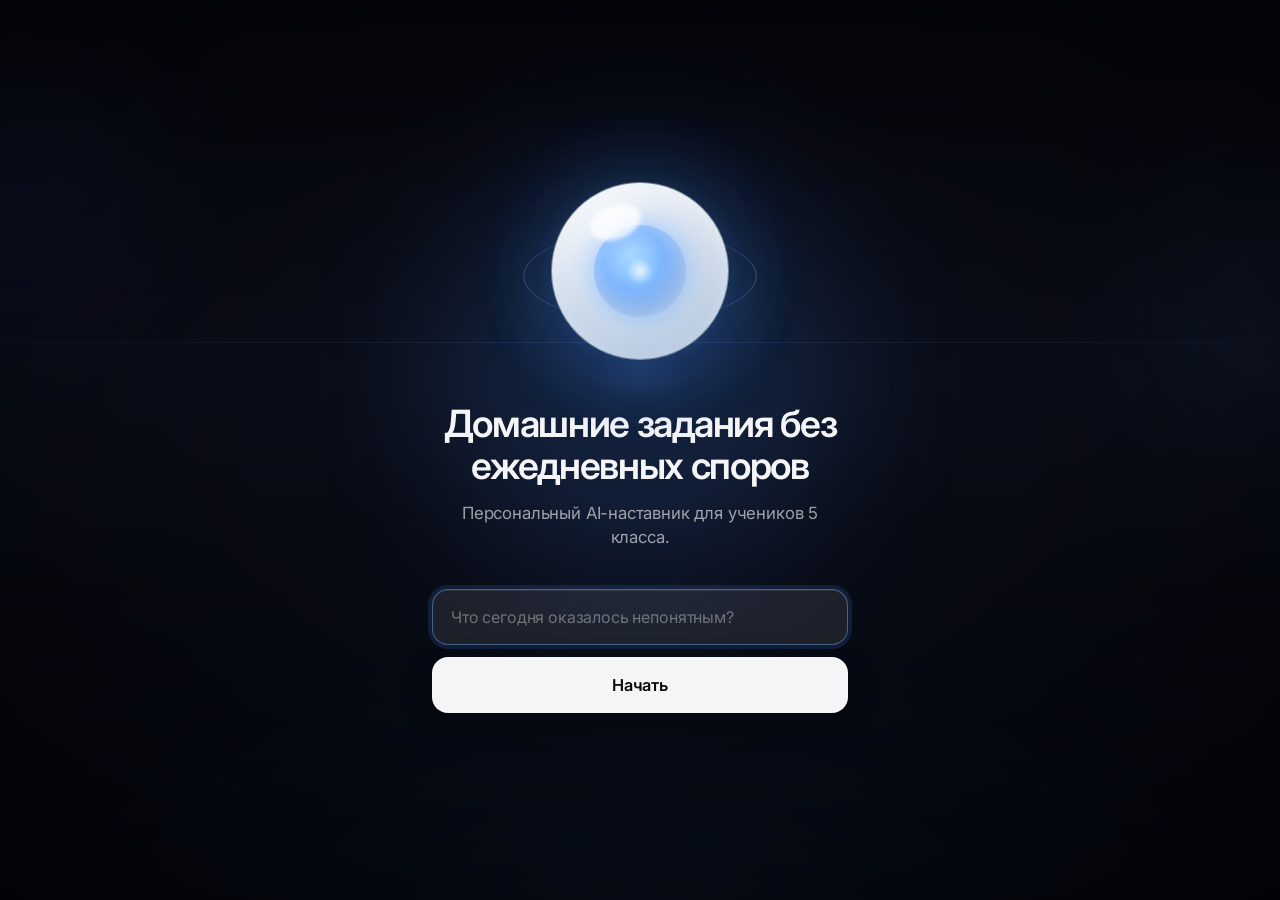
<file: index.html>
<!DOCTYPE html>
<html lang="ru">
<head>
  <meta charset="UTF-8">
  <meta name="viewport" content="width=device-width, initial-scale=1.0, viewport-fit=cover">
  <meta name="theme-color" content="#0a0a0a">
  <meta name="apple-mobile-web-app-capable" content="yes">
  <meta name="apple-mobile-web-app-status-bar-style" content="default">
  <title>AI School Quest</title>
  <link rel="preconnect" href="https://fonts.googleapis.com">
  <link rel="preconnect" href="https://fonts.gstatic.com" crossorigin>
  <link href="https://fonts.googleapis.com/css2?family=Inter:wght@400;500;600;700&display=swap" rel="stylesheet">
  <link rel="stylesheet" href="style.css">
</head>
<body>
  <div class="app-shell" aria-hidden="true">
    <div class="app-shell__orb app-shell__orb--1"></div>
    <div class="app-shell__orb app-shell__orb--2"></div>
    <div class="app-shell__orb app-shell__orb--3"></div>
  </div>
  <main class="app">
    <div class="bg-decoration bg-decoration--top" aria-hidden="true"></div>
    <div class="bg-decoration bg-decoration--bottom" aria-hidden="true"></div>

    <section id="screen-start" class="screen screen--active entry">
      <div class="entry__bg" aria-hidden="true">
        <div class="entry__bg-base"></div>
        <div class="entry__bg-horizon"></div>
        <div class="entry__bg-glow entry__bg-glow--center"></div>
        <div class="entry__bg-glow entry__bg-glow--left"></div>
        <div class="entry__bg-glow entry__bg-glow--right"></div>
        <div class="entry__bg-vignette"></div>
      </div>

      <div class="entry__stage">
        <div class="companion" id="ai-companion" aria-hidden="true">
          <div class="companion__presence">
            <div class="companion__halo"></div>
            <div class="companion__aura companion__aura--far"></div>
            <div class="companion__aura companion__aura--near"></div>
            <div class="companion__float">
              <div class="companion__tilt">
                <div class="companion__shell">
                  <div class="companion__core-wrap">
                    <div class="companion__core-glow"></div>
                    <div class="companion__core"></div>
                    <div class="companion__core-light"></div>
                  </div>
                  <div class="companion__ring companion__ring--outer"></div>
                  <div class="companion__ring companion__ring--inner"></div>
                  <div class="companion__highlight"></div>
                </div>
              </div>
            </div>
            <div class="companion__reflection"></div>
          </div>
        </div>

        <div class="entry__intro">
          <div class="entry__copy">
            <h1 class="entry__title">Домашние задания без ежедневных споров</h1>
            <p class="entry__subtitle">Персональный AI-наставник для учеников 5 класса.</p>
          </div>

          <form id="start-entry-form" class="entry__form" novalidate>
            <label class="entry__field">
              <span class="visually-hidden">Ваш вопрос</span>
              <input
                id="start-entry-input"
                class="entry__input"
                type="text"
                maxlength="200"
                placeholder="Что сегодня оказалось непонятным?"
                autocomplete="off"
                autofocus
              >
            </label>
            <button type="submit" id="start-entry-btn" class="entry__submit">Начать</button>
          </form>
        </div>

        <div id="entry-chat" class="entry__chat" hidden>
          <div id="entry-messages" class="entry__messages messages" aria-live="polite"></div>
          <form id="entry-chat-form" class="entry__chat-form" novalidate>
            <label class="entry__chat-field">
              <span class="visually-hidden">Сообщение наставнику</span>
              <input
                id="entry-chat-input"
                class="entry__chat-input"
                type="text"
                maxlength="200"
                placeholder="Напиши ответ..."
                autocomplete="off"
              >
            </label>
            <button type="submit" class="entry__chat-send" aria-label="Отправить">
              <svg viewBox="0 0 24 24" fill="none" stroke="currentColor" stroke-width="1.75" aria-hidden="true"><path d="M5 12h14M12 5l7 7-7 7"/></svg>
            </button>
          </form>
        </div>
      </div>
    </section>

    <section id="screen-onboarding" class="screen card">
      <div class="screen__content">
        <h2>Расскажи о себе</h2>
        <p class="description">Это поможет сделать урок более персональным и полезным.</p>
        <form id="onboarding-form" class="onboarding-form">
          <label class="field">
            <span>Имя ребёнка</span>
            <input id="student-name-input" type="text" maxlength="30" placeholder="Например, Миша" required>
          </label>
          <label class="field">
            <span>Класс</span>
            <input id="student-grade-input" type="text" maxlength="20" placeholder="Например, 5А" required>
          </label>
          <label class="field">
            <span>Цель обучения</span>
            <select id="learning-goal-select" required>
              <option value="">Выбери цель</option>
              <option value="Домашка">Домашка</option>
              <option value="Подготовка к контрольной">Подготовка к контрольной</option>
              <option value="Подтянуть знания">Подтянуть знания</option>
              <option value="Учиться в игре">Учиться в игре</option>
            </select>
          </label>
          <button type="submit" class="btn btn--primary">Продолжить</button>
        </form>
      </div>
    </section>

    <section id="screen-subject" class="screen card">
      <div class="screen__content">
        <h2>Выбери предмет</h2>
        <p class="description">Каждый предмет — это отдельная игровая миссия.</p>
        <div id="subject-grid" class="grid"></div>
      </div>
    </section>

    <section id="screen-hero" class="screen card">
      <div class="screen__content">
        <h2>Выбери героя-наставника</h2>
        <p class="description">Твой герой будет помогать и подсказывать в чате.</p>
        <div id="hero-grid" class="grid"></div>
        <button type="button" id="back-to-subject-btn" class="btn btn--ghost">Назад к предметам</button>
      </div>
    </section>

    <section id="screen-mode" class="screen card">
      <div class="screen__content">
        <h2>Выбери режим урока</h2>
        <p class="description">Режим влияет на стиль объяснений и формат занятий.</p>
        <div id="mode-grid" class="grid"></div>
        <button type="button" id="back-to-hero-btn" class="btn btn--ghost">Назад к герою</button>
      </div>
    </section>

    <section id="screen-chat" class="screen card">
      <div class="screen__content screen__content--chat">
        <header class="chat-header">
          <div>
            <p class="chat-label">Ученик</p>
            <p id="chat-student" class="chat-value">—</p>
          </div>
          <div>
            <p class="chat-label">Предмет</p>
            <p id="chat-subject" class="chat-value">—</p>
          </div>
          <div class="chat-header__mentor">
            <p class="chat-label">Наставник</p>
            <div class="mentor-mood" id="mentor-mood" aria-live="polite">
              <span id="mentor-mood-emoji" class="mentor-mood__icon" aria-hidden="true"></span>
              <div class="mentor-mood__info">
                <p id="chat-hero" class="chat-value">—</p>
                <p id="mentor-mood-label" class="mentor-mood__label">Готов помочь</p>
              </div>
            </div>
          </div>
          <div>
            <p class="chat-label">Режим</p>
            <p id="chat-mode" class="chat-value">—</p>
          </div>
        </header>

        <div class="chat-actions">
          <button type="button" id="change-hero-btn" class="btn btn--ghost btn--small">Сменить героя</button>
          <button type="button" id="change-subject-btn" class="btn btn--ghost btn--small">Сменить предмет</button>
          <button type="button" id="change-mode-btn" class="btn btn--ghost btn--small">Сменить режим</button>
          <button type="button" id="parent-mode-btn" class="btn btn--ghost btn--small">Режим родителя</button>
          <button type="button" id="end-lesson-btn" class="btn btn--primary btn--small">Завершить урок</button>
          <button type="button" id="soft-reset-btn" class="btn btn--ghost btn--small">Мягкий сброс</button>
          <button type="button" id="reset-progress-btn" class="btn btn--danger btn--small">Сбросить прогресс</button>
        </div>

        <section class="progress">
          <h3>Прогресс квеста</h3>
          <div class="progress-stats">
            <p>Уровень: <span id="level-value">1</span></p>
            <p>XP: <span id="xp-value">0</span></p>
            <p>Медаль: <span id="medal-value">Пока нет</span></p>
          </div>
          <div class="xp-bar">
            <div id="xp-bar-fill" class="xp-bar__fill"></div>
          </div>
        </section>

        <section class="quest-panel">
          <h3>Квест-дневник и миссия дня</h3>
          <div class="quest-panel__stats">
            <p>Серия дней: <span id="streak-value">0</span></p>
            <p>Ежедневная цель: <span id="daily-goal-value">0/3</span></p>
          </div>
          <p id="daily-task-text" class="quest-panel__task">Задание дня: —</p>
          <p id="achievement-text" class="quest-panel__achievement">Достижение: пока нет</p>
        </section>

        <div id="messages" class="messages" aria-live="polite"></div>

        <div class="quick-replies" role="group" aria-label="Быстрые действия">
          <button type="button" class="btn btn--ghost btn--small quick-replies__btn" data-quick="Объясни проще">Объясни проще</button>
          <button type="button" class="btn btn--ghost btn--small quick-replies__btn" data-quick="Дай пример">Дай пример</button>
          <button type="button" class="btn btn--ghost btn--small quick-replies__btn" data-quick="Дай задание">Дай задание</button>
        </div>

        <section id="parent-report" class="parent-report parent-report--hidden"></section>

        <section class="cta">
          <h3 class="cta__title">Хочу такого помощника</h3>
          <p class="cta__value">
            Персональный наставник в чате: ребёнок учится без стресса, родители видят прогресс, а ответы не «списываются» — формируется мышление и привычка доводить дело до конца.
          </p>
          <div class="cta__actions">
            <button type="button" id="cta-ai-mentor-btn" class="btn btn--primary btn--small">Хочу AI-наставника</button>
            <button type="button" id="cta-demo-btn" class="btn btn--ghost btn--small cta__btn-secondary">Узнать подробнее</button>
          </div>
          <article id="offer-card" class="offer-card offer-card--hidden">
            <p class="offer-card__lead">
              Наталья Царицинская — создаю AI-ассистентов, обучающих ботов и мини-сервисы для семьи, экспертов и бизнеса.
            </p>
            <p class="offer-card__text">Помогаю превращать идеи в работающие AI-продукты.</p>
            <p class="offer-card__contact">Контакт в Telegram: <span class="offer-card__handle">@указать_ник</span></p>
          </article>
        </section>

        <form id="chat-form" class="chat-form">
          <input id="chat-input" type="text" placeholder="Напиши вопрос по теме..." autocomplete="off" maxlength="200" required>
          <button type="submit" class="btn btn--primary">Отправить</button>
        </form>
      </div>
    </section>

    <section id="screen-lesson-summary" class="screen card">
      <div class="screen__content lesson-summary">
        <p class="badge">Урок пройден</p>
        <h2>Квест завершён!</h2>
        <p id="lesson-summary-motivation" class="lesson-summary__lead">Ты молодец!</p>
        <ul class="lesson-summary__stats">
          <li>XP за этот урок: <strong id="lesson-xp-earned">0</strong></li>
          <li>Медаль: <strong id="lesson-medal-text">—</strong></li>
          <li>Сообщений наставнику: <strong id="lesson-messages-count">0</strong></li>
        </ul>
        <button type="button" id="lesson-continue-btn" class="btn btn--primary">Продолжить обучение</button>
      </div>
    </section>
  </main>

  <section id="parent-modal" class="parent-modal parent-modal--hidden" aria-hidden="true">
    <div class="parent-modal__backdrop"></div>
    <article class="parent-modal__content">
      <div class="parent-modal__header">
        <h3>Режим родителя</h3>
        <button type="button" id="close-parent-modal-btn" class="btn btn--ghost btn--small">Закрыть</button>
      </div>
      <p id="parent-student-name" class="parent-modal__student"></p>
      <div id="parent-modal-dashboard"></div>
    </article>
  </section>

  <footer class="site-footer">
    Проект создан Натальей Царицинской | AI School Quest
  </footer>

  <script src="script.js"></script>
</body>
</html>
</file>
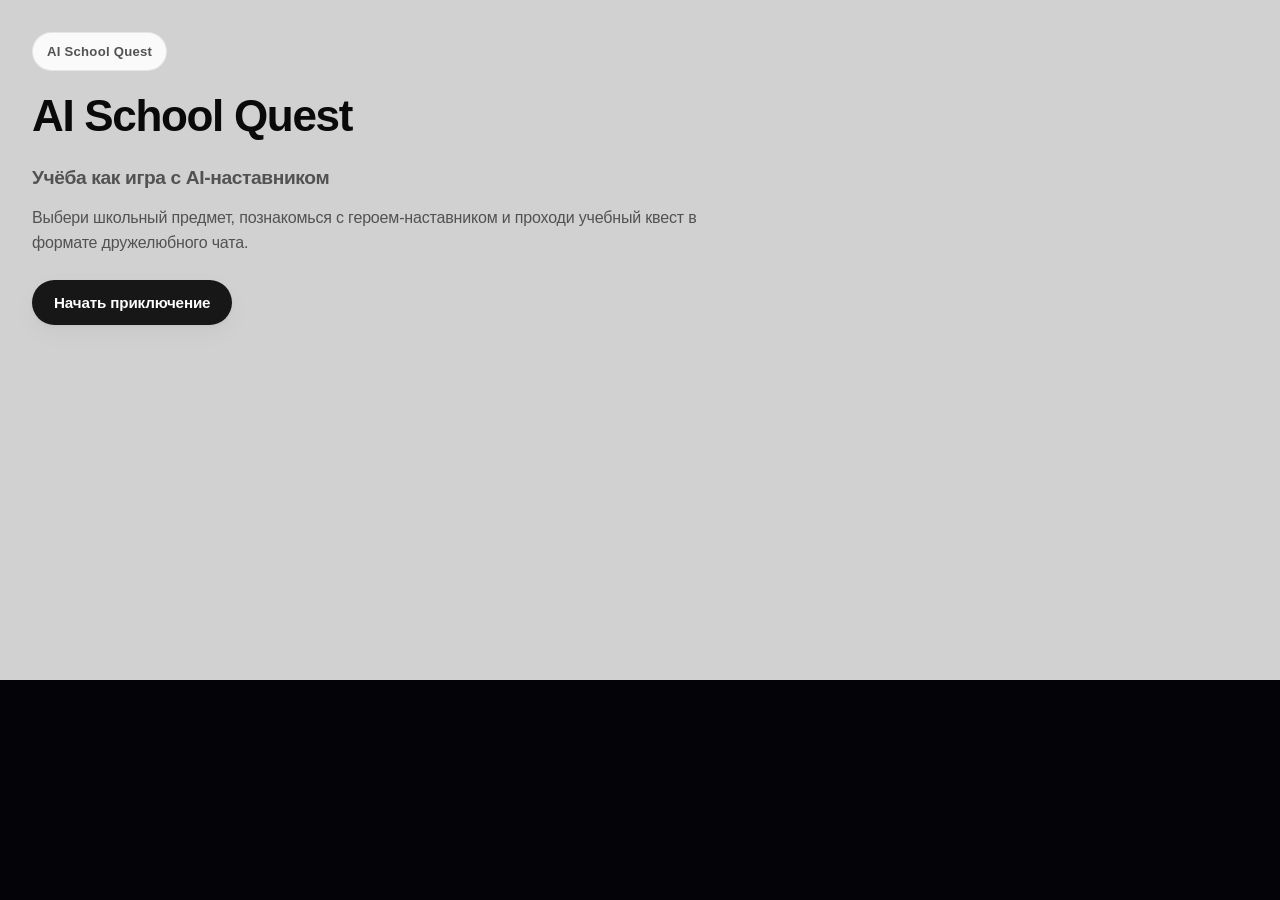
<file: _extracted_index.html>
<!DOCTYPE html>
<html lang="ru">
<head>
  <meta charset="UTF-8">
  <meta name="viewport" content="width=device-width, initial-scale=1.0">
  <title>AI School Quest</title>
  <link rel="stylesheet" href="style.css">
</head>
<body>
  <main class="app">
    <div class="bg-decoration bg-decoration--top" aria-hidden="true"></div>
    <div class="bg-decoration bg-decoration--bottom" aria-hidden="true"></div>

    <section id="screen-start" class="screen screen--active card">
      <div class="screen__content">
        <p class="badge">AI School Quest</p>
        <h1>AI School Quest</h1>
        <p class="subtitle">Учёба как игра с AI-наставником</p>
        <p class="description">
          Выбери школьный предмет, познакомься с героем-наставником и проходи учебный квест в формате дружелюбного чата.
        </p>
        <button type="button" id="start-btn" class="btn btn--primary">Начать приключение</button>
      </div>
    </section>

    <section id="screen-onboarding" class="screen card">
      <div class="screen__content">
        <h2>Расскажи о себе</h2>
        <p class="description">Это поможет сделать урок более персональным и полезным.</p>
        <form id="onboarding-form" class="onboarding-form">
          <label class="field">
            <span>Имя ребёнка</span>
            <input id="student-name-input" type="text" maxlength="30" placeholder="Например, Миша" required>
          </label>
          <label class="field">
            <span>Класс</span>
            <input id="student-grade-input" type="text" maxlength="20" placeholder="Например, 5А" required>
          </label>
          <label class="field">
            <span>Цель обучения</span>
            <select id="learning-goal-select" required>
              <option value="">Выбери цель</option>
              <option value="Домашка">Домашка</option>
              <option value="Подготовка к контрольной">Подготовка к контрольной</option>
              <option value="Подтянуть знания">Подтянуть знания</option>
              <option value="Учиться в игре">Учиться в игре</option>
            </select>
          </label>
          <button type="submit" class="btn btn--primary">Продолжить</button>
        </form>
      </div>
    </section>

    <section id="screen-subject" class="screen card">
      <div class="screen__content">
        <h2>Выбери предмет</h2>
        <p class="description">Каждый предмет — это отдельная игровая миссия.</p>
        <div id="subject-grid" class="grid"></div>
      </div>
    </section>

    <section id="screen-hero" class="screen card">
      <div class="screen__content">
        <h2>Выбери героя-наставника</h2>
        <p class="description">Твой герой будет помогать и подсказывать в чате.</p>
        <div id="hero-grid" class="grid"></div>
        <button type="button" id="back-to-subject-btn" class="btn btn--ghost">Назад к предметам</button>
      </div>
    </section>

    <section id="screen-mode" class="screen card">
      <div class="screen__content">
        <h2>Выбери режим урока</h2>
        <p class="description">Режим влияет на стиль объяснений и формат занятий.</p>
        <div id="mode-grid" class="grid"></div>
        <button type="button" id="back-to-hero-btn" class="btn btn--ghost">Назад к герою</button>
      </div>
    </section>

    <section id="screen-chat" class="screen card">
      <div class="screen__content screen__content--chat">
        <header class="chat-header">
          <div>
            <p class="chat-label">Ученик</p>
            <p id="chat-student" class="chat-value">—</p>
          </div>
          <div>
            <p class="chat-label">Предмет</p>
            <p id="chat-subject" class="chat-value">—</p>
          </div>
          <div>
            <p class="chat-label">Наставник</p>
            <p id="chat-hero" class="chat-value">—</p>
          </div>
          <div>
            <p class="chat-label">Режим</p>
            <p id="chat-mode" class="chat-value">—</p>
          </div>
        </header>

        <div class="chat-actions">
          <button type="button" id="change-hero-btn" class="btn btn--ghost btn--small">Сменить героя</button>
          <button type="button" id="change-subject-btn" class="btn btn--ghost btn--small">Сменить предмет</button>
          <button type="button" id="change-mode-btn" class="btn btn--ghost btn--small">Сменить режим</button>
          <button type="button" id="parent-mode-btn" class="btn btn--ghost btn--small">Режим родителя</button>
          <button type="button" id="soft-reset-btn" class="btn btn--ghost btn--small">Мягкий сброс</button>
          <button type="button" id="reset-progress-btn" class="btn btn--danger btn--small">Сбросить прогресс</button>
        </div>

        <section class="progress">
          <h3>Прогресс квеста</h3>
          <div class="progress-stats">
            <p>Уровень: <span id="level-value">1</span></p>
            <p>XP: <span id="xp-value">0</span></p>
            <p>Медаль: <span id="medal-value">Пока нет</span></p>
          </div>
          <div class="xp-bar">
            <div id="xp-bar-fill" class="xp-bar__fill"></div>
          </div>
        </section>

        <section class="quest-panel">
          <h3>Квест-дневник</h3>
          <div class="quest-panel__stats">
            <p>Серия дней: <span id="streak-value">0</span></p>
            <p>Ежедневная цель: <span id="daily-goal-value">0/3</span></p>
          </div>
          <p id="daily-task-text" class="quest-panel__task">Задание дня: —</p>
          <p id="achievement-text" class="quest-panel__achievement">Достижение: пока нет</p>
        </section>

        <div id="messages" class="messages" aria-live="polite"></div>

        <section id="parent-report" class="parent-report parent-report--hidden">
          <h3>Родительский отчёт</h3>
          <p>Предмет: <span id="report-subject">—</span></p>
          <p>Активность ученика: <span id="report-activity">—</span></p>
          <p>XP: <span id="report-xp">0</span></p>
          <p>Рекомендация: <span id="report-recommendation">—</span></p>
        </section>

        <form id="chat-form" class="chat-form">
          <input id="chat-input" type="text" placeholder="Напиши вопрос по теме..." autocomplete="off" maxlength="200" required>
          <button type="submit" class="btn btn--primary">Отправить</button>
        </form>

        <section class="cta">
          <h3>Хотите такого AI-репетитора для своего ребёнка?</h3>
          <button type="button" id="show-offer-btn" class="btn btn--primary btn--small">Оставить заявку</button>
          <article id="offer-card" class="offer-card offer-card--hidden">
            Наталья Царицинская — создаю AI-ассистентов, обучающих ботов и сервисы под задачи семьи, экспертов и бизнеса.
          </article>
        </section>
      </div>
    </section>
  </main>

  <section id="parent-modal" class="parent-modal parent-modal--hidden" aria-hidden="true">
    <div class="parent-modal__backdrop"></div>
    <article class="parent-modal__content">
      <div class="parent-modal__header">
        <h3>Режим родителя</h3>
        <button type="button" id="close-parent-modal-btn" class="btn btn--ghost btn--small">Закрыть</button>
      </div>
      <p class="parent-modal__line">Ученик: <span id="parent-student-name">—</span></p>
      <p class="parent-modal__line">Текущий предмет: <span id="parent-current-subject">—</span></p>
      <p class="parent-modal__line">Текущий режим: <span id="parent-current-mode">—</span></p>
      <p class="parent-modal__line">Прогресс по сессиям: <span id="parent-session-progress">—</span></p>
      <p class="parent-modal__line">Зоны для повторения: <span id="parent-weak-topics">—</span></p>
      <div class="parent-plan">
        <h4>Рекомендованный план на 7 дней</h4>
        <ul id="parent-plan-list"></ul>
      </div>
    </article>
  </section>

  <footer class="site-footer">
    Проект создан Натальей Царицинской | AI School Quest
  </footer>

  <script src="script.js"></script>
</body>
</html>
</file>
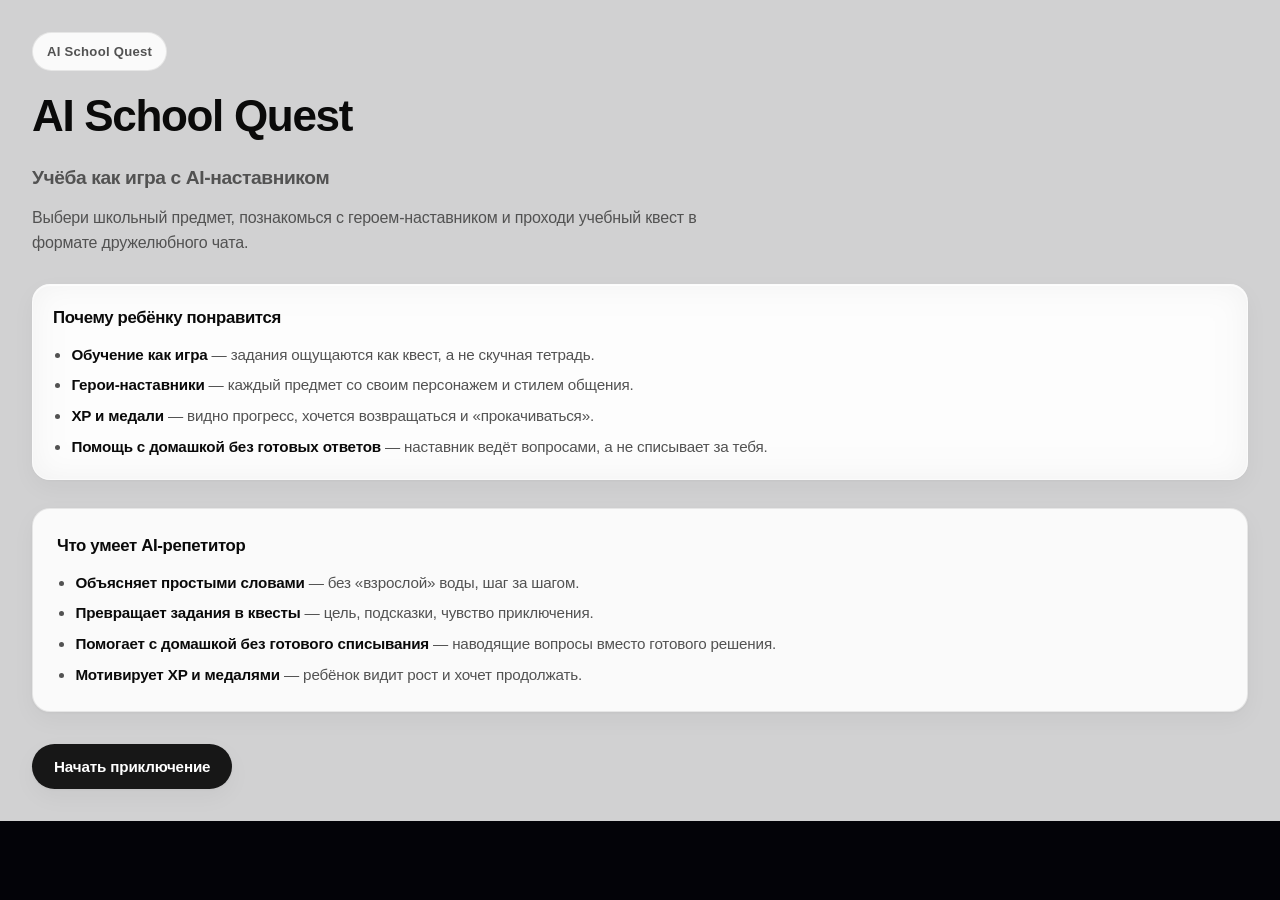
<file: _rebuilt_index.html>
<!DOCTYPE html>
<html lang="ru">
<head>
  <meta charset="UTF-8">
  <meta name="viewport" content="width=device-width, initial-scale=1.0">
  <title>AI School Quest</title>
  <link rel="stylesheet" href="style.css">
</head>
<body>
  <main class="app">
    <div class="bg-decoration bg-decoration--top" aria-hidden="true"></div>
    <div class="bg-decoration bg-decoration--bottom" aria-hidden="true"></div>

    <section id="screen-start" class="screen screen--active card">
      <div class="screen__content">
        <p class="badge">AI School Quest</p>
        <h1>AI School Quest</h1>
        <p class="subtitle">Учёба как игра с AI-наставником</p>
        <p class="description">
          Выбери школьный предмет, познакомься с героем-наставником и проходи учебный квест в формате дружелюбного чата.
        </p>

        <section class="why-kids" aria-label="Почему ребёнку понравится">
          <h2 class="why-kids__title">Почему ребёнку понравится</h2>
          <ul class="why-kids__list">
            <li><strong>Обучение как игра</strong> — задания ощущаются как квест, а не скучная тетрадь.</li>
            <li><strong>Герои-наставники</strong> — каждый предмет со своим персонажем и стилем общения.</li>
            <li><strong>XP и медали</strong> — видно прогресс, хочется возвращаться и «прокачиваться».</li>
            <li><strong>Помощь с домашкой без готовых ответов</strong> — наставник ведёт вопросами, а не списывает за тебя.</li>
          </ul>
        </section>

        <section class="what-tutor" aria-label="Что умеет AI-репетитор">
          <h2 class="what-tutor__title">Что умеет AI-репетитор</h2>
          <ul class="what-tutor__list">
            <li><strong>Объясняет простыми словами</strong> — без «взрослой» воды, шаг за шагом.</li>
            <li><strong>Превращает задания в квесты</strong> — цель, подсказки, чувство приключения.</li>
            <li><strong>Помогает с домашкой без готового списывания</strong> — наводящие вопросы вместо готового решения.</li>
            <li><strong>Мотивирует XP и медалями</strong> — ребёнок видит рост и хочет продолжать.</li>
          </ul>
        </section>

        <button type="button" id="start-btn" class="btn btn--primary">Начать приключение</button>
      </div>
    </section>

    <section id="screen-onboarding" class="screen card">
      <div class="screen__content">
        <h2>Расскажи о себе</h2>
        <p class="description">Это поможет сделать урок более персональным и полезным.</p>
        <form id="onboarding-form" class="onboarding-form">
          <label class="field">
            <span>Имя ребёнка</span>
            <input id="student-name-input" type="text" maxlength="30" placeholder="Например, Миша" required>
          </label>
          <label class="field">
            <span>Класс</span>
            <input id="student-grade-input" type="text" maxlength="20" placeholder="Например, 5А" required>
          </label>
          <label class="field">
            <span>Цель обучения</span>
            <select id="learning-goal-select" required>
              <option value="">Выбери цель</option>
              <option value="Домашка">Домашка</option>
              <option value="Подготовка к контрольной">Подготовка к контрольной</option>
              <option value="Подтянуть знания">Подтянуть знания</option>
              <option value="Учиться в игре">Учиться в игре</option>
            </select>
          </label>
          <button type="submit" class="btn btn--primary">Продолжить</button>
        </form>
      </div>
    </section>

    <section id="screen-subject" class="screen card">
      <div class="screen__content">
        <h2>Выбери предмет</h2>
        <p class="description">Каждый предмет — это отдельная игровая миссия.</p>
        <div id="subject-grid" class="grid"></div>
      </div>
    </section>

    <section id="screen-hero" class="screen card">
      <div class="screen__content">
        <h2>Выбери героя-наставника</h2>
        <p class="description">Твой герой будет помогать и подсказывать в чате.</p>
        <div id="hero-grid" class="grid"></div>
        <button type="button" id="back-to-subject-btn" class="btn btn--ghost">Назад к предметам</button>
      </div>
    </section>

    <section id="screen-mode" class="screen card">
      <div class="screen__content">
        <h2>Выбери режим урока</h2>
        <p class="description">Режим влияет на стиль объяснений и формат занятий.</p>
        <div id="mode-grid" class="grid"></div>
        <button type="button" id="back-to-hero-btn" class="btn btn--ghost">Назад к герою</button>
      </div>
    </section>

    <section id="screen-chat" class="screen card">
      <div class="screen__content screen__content--chat">
        <header class="chat-header">
          <div>
            <p class="chat-label">Ученик</p>
            <p id="chat-student" class="chat-value">—</p>
          </div>
          <div>
            <p class="chat-label">Предмет</p>
            <p id="chat-subject" class="chat-value">—</p>
          </div>
          <div class="chat-header__mentor">
            <p class="chat-label">Наставник</p>
            <div class="mentor-mood" id="mentor-mood" aria-live="polite">
              <span id="mentor-mood-emoji" class="mentor-mood__emoji" aria-hidden="true">😊</span>
              <div class="mentor-mood__info">
                <p id="chat-hero" class="chat-value">—</p>
                <p id="mentor-mood-label" class="mentor-mood__label">Рад помочь!</p>
              </div>
            </div>
          </div>
          <div>
            <p class="chat-label">Режим</p>
            <p id="chat-mode" class="chat-value">—</p>
          </div>
        </header>

        <div class="chat-actions">
          <button type="button" id="change-hero-btn" class="btn btn--ghost btn--small">Сменить героя</button>
          <button type="button" id="change-subject-btn" class="btn btn--ghost btn--small">Сменить предмет</button>
          <button type="button" id="change-mode-btn" class="btn btn--ghost btn--small">Сменить режим</button>
          <button type="button" id="parent-mode-btn" class="btn btn--ghost btn--small">Режим родителя</button>
          <button type="button" id="end-lesson-btn" class="btn btn--primary btn--small">Завершить урок</button>
          <button type="button" id="soft-reset-btn" class="btn btn--ghost btn--small">Мягкий сброс</button>
          <button type="button" id="reset-progress-btn" class="btn btn--danger btn--small">Сбросить прогресс</button>
        </div>

        <section class="progress">
          <h3>Прогресс квеста</h3>
          <div class="progress-stats">
            <p>Уровень: <span id="level-value">1</span></p>
            <p>XP: <span id="xp-value">0</span></p>
            <p>Медаль: <span id="medal-value">Пока нет</span></p>
          </div>
          <div class="xp-bar">
            <div id="xp-bar-fill" class="xp-bar__fill"></div>
          </div>
        </section>

        <section class="quest-panel">
          <h3>Квест-дневник и миссия дня</h3>
          <div class="quest-panel__stats">
            <p>Серия дней: <span id="streak-value">0</span></p>
            <p>Ежедневная цель: <span id="daily-goal-value">0/3</span></p>
          </div>
          <p id="daily-task-text" class="quest-panel__task">Задание дня: —</p>
          <p id="achievement-text" class="quest-panel__achievement">Достижение: пока нет</p>
        </section>

        <div id="messages" class="messages" aria-live="polite"></div>

        <div class="quick-replies" role="group" aria-label="Быстрые действия">
          <button type="button" class="btn btn--ghost btn--small quick-replies__btn" data-quick="Объясни проще">Объясни проще</button>
          <button type="button" class="btn btn--ghost btn--small quick-replies__btn" data-quick="Дай пример">Дай пример</button>
          <button type="button" class="btn btn--ghost btn--small quick-replies__btn" data-quick="Дай задание">Дай задание</button>
        </div>

        <section id="parent-report" class="parent-report parent-report--hidden">
          <h3>Родительский отчёт</h3>
          <p>Что сделал ребёнок: <span id="report-what-done">—</span></p>
          <p>XP всего: <span id="report-xp-total">0</span> · за эту сессию: <span id="report-xp-session">0</span></p>
          <p>Что стоит повторить: <span id="report-repeat">—</span></p>
          <p>Следующий урок: <span id="report-next-lesson">—</span></p>
        </section>

        <section class="cta">
          <h3 class="cta__title">Хочу такого помощника</h3>
          <p class="cta__value">
            Персональный наставник в чате: ребёнок учится без стресса, родители видят прогресс, а ответы не «списываются» — формируется мышление и привычка доводить дело до конца.
          </p>
          <div class="cta__actions">
            <button type="button" id="contact-natalia-btn" class="btn btn--primary btn--small">Связаться с Натальей</button>
          </div>
          <article id="offer-card" class="offer-card offer-card--hidden">
            <p class="offer-card__lead">
              Наталья Царицинская — создаю AI-ассистентов, обучающих ботов и мини-сервисы для семьи, экспертов и бизнеса.
            </p>
            <p class="offer-card__text">Помогаю превращать идеи в работающие AI-продукты.</p>
            <p class="offer-card__contact">Контакт в Telegram: <span class="offer-card__handle">@указать_ник</span></p>
          </article>
        </section>

        <form id="chat-form" class="chat-form">
          <input id="chat-input" type="text" placeholder="Напиши вопрос по теме..." autocomplete="off" maxlength="200" required>
          <button type="submit" class="btn btn--primary">Отправить</button>
        </form>
      </div>
    </section>

    <section id="screen-lesson-summary" class="screen card">
      <div class="screen__content lesson-summary">
        <p class="badge">Урок пройден</p>
        <h2>Квест завершён!</h2>
        <p id="lesson-summary-motivation" class="lesson-summary__lead">Ты молодец!</p>
        <ul class="lesson-summary__stats">
          <li>XP за этот урок: <strong id="lesson-xp-earned">0</strong></li>
          <li>Медаль: <strong id="lesson-medal-text">—</strong></li>
          <li>Сообщений наставнику: <strong id="lesson-messages-count">0</strong></li>
        </ul>
        <button type="button" id="lesson-continue-btn" class="btn btn--primary">Продолжить обучение</button>
      </div>
    </section>
  </main>

  <section id="parent-modal" class="parent-modal parent-modal--hidden" aria-hidden="true">
    <div class="parent-modal__backdrop"></div>
    <article class="parent-modal__content">
      <div class="parent-modal__header">
        <h3>Режим родителя</h3>
        <button type="button" id="close-parent-modal-btn" class="btn btn--ghost btn--small">Закрыть</button>
      </div>
      <p class="parent-modal__line">Ученик: <span id="parent-student-name">—</span></p>
      <p class="parent-modal__line">Текущий предмет: <span id="parent-current-subject">—</span></p>
      <p class="parent-modal__line">Текущий режим: <span id="parent-current-mode">—</span></p>
      <p class="parent-modal__line">Прогресс по сессиям: <span id="parent-session-progress">—</span></p>
      <p class="parent-modal__line">Зоны для повторения: <span id="parent-weak-topics">—</span></p>
      <div class="parent-plan">
        <h4>Рекомендованный план на 7 дней</h4>
        <ul id="parent-plan-list"></ul>
      </div>
    </article>
  </section>

  <footer class="site-footer">
    Проект создан Натальей Царицинской | AI School Quest
  </footer>

  <script src="script.js"></script>
</body>
</html>
</file>
<file: style.css>
html {
  height: 100%;
  -webkit-text-size-adjust: 100%;
  scroll-behavior: smooth;
}

:root {
  --color-ink: #0a0a0a;
  --color-ink-soft: #525252;
  --color-ink-muted: #a3a3a3;
  --color-surface: #ffffff;
  --color-surface-muted: #fafafa;
  --color-border: rgba(0, 0, 0, 0.08);
  --color-border-strong: rgba(0, 0, 0, 0.12);
  --color-accent: #171717;
  --color-accent-hover: #262626;

  --text-main: var(--color-ink);
  --text-soft: var(--color-ink-soft);
  --accent: var(--color-accent);
  --accent-dark: #000000;

  --glass-bg: rgba(255, 255, 255, 0.68);
  --glass-bg-strong: rgba(255, 255, 255, 0.82);
  --glass-border: rgba(255, 255, 255, 0.5);
  --glass-border-subtle: var(--color-border);
  --glass-blur: blur(20px) saturate(140%);

  --shadow-xs: 0 1px 2px rgba(0, 0, 0, 0.03);
  --shadow-sm: 0 1px 3px rgba(0, 0, 0, 0.04), 0 8px 24px rgba(0, 0, 0, 0.04);
  --shadow-md: 0 4px 16px rgba(0, 0, 0, 0.06), 0 12px 40px rgba(0, 0, 0, 0.05);
  --shadow-lg: 0 12px 40px rgba(0, 0, 0, 0.08);
  --shadow-xl: 0 24px 64px rgba(0, 0, 0, 0.12);
  --shadow-inset: inset 0 1px 0 rgba(255, 255, 255, 0.7);

  --radius-xl: 24px;
  --radius-lg: 18px;
  --radius-md: 14px;
  --radius-sm: 10px;
  --radius-pill: 999px;

  --section-gap: 28px;
  --content-pad: clamp(24px, 5vw, 32px);
  --app-max: 440px;
  --ease-out-expo: cubic-bezier(0.22, 1, 0.36, 1);
  --ease-spring: cubic-bezier(0.34, 1.1, 0.64, 1);
  --duration-fast: 0.18s;
  --duration-normal: 0.32s;
  --duration-slow: 0.5s;

  --font-sans: "Inter", -apple-system, BlinkMacSystemFont, "SF Pro Text", "Segoe UI", sans-serif;
  --font-display: var(--font-sans);
}

* {
  box-sizing: border-box;
}

body {
  margin: 0;
  min-height: 100vh;
  min-height: 100dvh;
  font-family: var(--font-sans);
  color: var(--text-main);
  background: #f5f5f5;
  display: flex;
  flex-direction: column;
  align-items: center;
  padding: max(16px, env(safe-area-inset-top)) 16px calc(16px + env(safe-area-inset-bottom, 0));
  gap: 12px;
  line-height: 1.6;
  letter-spacing: -0.011em;
  -webkit-font-smoothing: antialiased;
  -moz-osx-font-smoothing: grayscale;
  text-rendering: optimizeLegibility;
}

.app-shell {
  position: fixed;
  inset: 0;
  z-index: 0;
  overflow: hidden;
  pointer-events: none;
  background:
    radial-gradient(ellipse 70% 50% at 50% -10%, rgba(0, 0, 0, 0.04) 0%, transparent 60%),
    linear-gradient(180deg, #f5f5f5 0%, #ececec 100%);
}

.app-shell__orb {
  display: none;
}

.app {
  flex: 1 0 auto;
  width: min(var(--app-max), 100%);
  position: relative;
  z-index: 1;
  border-radius: clamp(28px, 6vw, 40px);
  overflow: hidden;
  box-shadow:
    var(--shadow-xl),
    0 0 0 1px rgba(255, 255, 255, 0.08),
    inset 0 1px 0 rgba(255, 255, 255, 0.12);
}

@media (min-width: 521px) {
  body {
    padding-top: max(20px, env(safe-area-inset-top));
    padding-bottom: max(20px, env(safe-area-inset-bottom));
  }
}

.site-footer {
  width: min(var(--app-max), 100%);
  margin-top: auto;
  position: relative;
  z-index: 1;
  text-align: center;
  font-size: 0.78rem;
  font-weight: 500;
  color: var(--color-ink-muted);
  letter-spacing: 0.01em;
  padding: 8px 12px calc(6px + env(safe-area-inset-bottom, 0));
  line-height: 1.45;
}

.bg-decoration {
  display: none;
}

.card {
  position: relative;
  z-index: 1;
  background: var(--glass-bg-strong);
  backdrop-filter: var(--glass-blur);
  -webkit-backdrop-filter: var(--glass-blur);
  border-radius: 0;
  box-shadow: none;
  border: none;
  transition: box-shadow var(--duration-normal) var(--ease-out-expo);
}

/* Экраны */
.screen {
  display: none;
  min-height: min(680px, calc(100dvh - 80px));
}

.screen.screen--active {
  display: block;
  animation: screenReveal 0.5s var(--ease-out-expo) both;
}

@keyframes screenReveal {
  from {
    opacity: 0;
    transform: translateY(16px);
  }
  to {
    opacity: 1;
    transform: translateY(0);
  }
}

.screen__content {
  padding: var(--content-pad);
}

.screen__content > h2 {
  font-family: var(--font-display);
  font-weight: 800;
  letter-spacing: -0.03em;
  line-height: 1.15;
  color: var(--text-main);
}

.screen__content > h2 + .description {
  margin-top: 10px;
}

.screen__content--chat {
  display: grid;
  gap: clamp(10px, 2.5vw, 14px);
  grid-template-rows: auto auto auto auto 1fr auto auto auto auto;
  min-height: min(680px, calc(100dvh - 80px));
  background: var(--color-surface);
}

h1,
h2,
h3,
p {
  margin: 0;
}

h1 {
  font-family: var(--font-display);
  font-size: clamp(1.85rem, 5.5vw, 2.75rem);
  margin-top: 10px;
  letter-spacing: -0.03em;
}

/* —— Entry: первый экран —— */
body:has(#screen-start.screen--active) {
  padding:
    max(0px, env(safe-area-inset-top))
    0
    max(0px, env(safe-area-inset-bottom));
  background: #030308;
}

body:has(#screen-start.screen--active) .app-shell {
  background:
    radial-gradient(ellipse 80% 55% at 50% 0%, rgba(56, 120, 220, 0.14) 0%, transparent 62%),
    linear-gradient(180deg, #030308 0%, #080a12 48%, #030308 100%);
}

body:has(#screen-start.screen--active) .app {
  width: 100%;
  max-width: none;
  border-radius: 0;
  box-shadow: none;
}

body:has(#screen-start.screen--active) .site-footer {
  display: none;
}

.entry {
  position: relative;
  min-height: 100dvh;
  overflow: hidden;
  background: #030308;
  color: #f5f5f7;
}

.entry__bg {
  position: absolute;
  inset: 0;
  pointer-events: none;
}

.entry__bg-base {
  position: absolute;
  inset: 0;
  background:
    radial-gradient(ellipse 120% 80% at 50% 100%, rgba(8, 16, 32, 0.9) 0%, transparent 55%),
    linear-gradient(180deg, #05060c 0%, #0a0d18 42%, #030308 100%);
}

.entry__bg-horizon {
  position: absolute;
  left: -20%;
  right: -20%;
  top: 38%;
  height: 1px;
  background: linear-gradient(90deg, transparent, rgba(120, 180, 255, 0.22), transparent);
  opacity: 0.55;
}

.entry__bg-glow {
  position: absolute;
  border-radius: 50%;
  filter: blur(72px);
  opacity: 0.75;
  animation: entryGlowPulse 9s ease-in-out infinite;
}

.entry__bg-glow--center {
  width: min(420px, 70vw);
  height: min(420px, 70vw);
  top: 18%;
  left: 50%;
  transform: translateX(-50%);
  background: rgba(72, 145, 255, 0.22);
}

.entry__bg-glow--left {
  width: 240px;
  height: 240px;
  top: 8%;
  left: -8%;
  background: rgba(48, 96, 200, 0.12);
  animation-delay: -3s;
}

.entry__bg-glow--right {
  width: 200px;
  height: 200px;
  top: 24%;
  right: -6%;
  background: rgba(90, 160, 255, 0.1);
  animation-delay: -5s;
}

.entry__bg-vignette {
  position: absolute;
  inset: 0;
  background: radial-gradient(ellipse 85% 75% at 50% 45%, transparent 35%, rgba(0, 0, 0, 0.55) 100%);
}

@keyframes entryGlowPulse {
  0%, 100% {
    opacity: 0.55;
  }
  50% {
    opacity: 0.92;
  }
}

.entry.screen--active {
  animation: entryReveal 0.85s var(--ease-out-expo) both;
}

@keyframes entryReveal {
  from {
    opacity: 0;
  }
  to {
    opacity: 1;
  }
}

.entry__stage {
  position: relative;
  z-index: 1;
  display: flex;
  flex-direction: column;
  align-items: center;
  justify-content: center;
  min-height: 100dvh;
  padding:
    max(28px, env(safe-area-inset-top))
    clamp(20px, 5vw, 32px)
    max(32px, env(safe-area-inset-bottom));
  text-align: center;
}

.companion {
  --gaze: 0;
  position: relative;
  width: min(176px, 44vw);
  height: min(176px, 44vw);
  margin-bottom: clamp(28px, 6vh, 44px);
}

.companion__presence {
  position: relative;
  width: 100%;
  height: 100%;
  perspective: 960px;
  perspective-origin: 50% 46%;
}

.companion__halo {
  position: absolute;
  inset: -42%;
  border-radius: 50%;
  background: radial-gradient(
    circle,
    rgba(110, 175, 255, calc(0.22 + var(--gaze) * 0.14)) 0%,
    rgba(56, 120, 220, 0.08) 44%,
    transparent 70%
  );
  filter: blur(14px);
  opacity: 0.78;
  animation: companionHalo 11s ease-in-out infinite;
  will-change: transform, opacity;
}

.companion__aura {
  position: absolute;
  border-radius: 50%;
  pointer-events: none;
}

.companion__aura--far {
  inset: -55%;
  background: radial-gradient(circle, rgba(72, 145, 255, 0.07) 0%, transparent 68%);
  animation: companionAuraFar 14s ease-in-out infinite;
}

.companion__aura--near {
  inset: -18%;
  background: radial-gradient(circle, rgba(150, 205, 255, 0.14) 0%, transparent 62%);
  filter: blur(6px);
  animation: companionAuraNear 8s ease-in-out infinite reverse;
}

.companion__float {
  position: relative;
  width: 100%;
  height: 100%;
  animation: companionFloat 11s ease-in-out infinite;
  transform-style: preserve-3d;
}

.companion__tilt {
  width: 100%;
  height: 100%;
  transform-style: preserve-3d;
  will-change: transform;
}

.companion__shell {
  position: relative;
  width: 100%;
  height: 100%;
  border-radius: 50%;
  transform-style: preserve-3d;
  animation: companionDrift 22s ease-in-out infinite;
  background:
    radial-gradient(circle at 34% 26%, rgba(255, 255, 255, 0.99) 0%, rgba(242, 247, 252, 0.94) 34%, rgba(218, 230, 244, 0.82) 100%);
  box-shadow:
    0 0 0 1px rgba(255, 255, 255, 0.42),
    0 28px 72px rgba(48, 120, 220, calc(0.22 + var(--gaze) * 0.16)),
    inset 0 -14px 32px rgba(72, 140, 220, 0.14),
    inset 0 10px 24px rgba(255, 255, 255, 0.68);
}

.companion__core-wrap {
  position: absolute;
  inset: 24%;
  border-radius: 50%;
  transform-style: preserve-3d;
}

.companion__core-glow {
  position: absolute;
  inset: -28%;
  border-radius: 50%;
  background: radial-gradient(circle, rgba(120, 185, 255, 0.55) 0%, rgba(72, 145, 255, 0.18) 48%, transparent 72%);
  filter: blur(10px);
  opacity: calc(0.62 + var(--gaze) * 0.28);
  animation: companionCoreGlow 7s ease-in-out infinite;
  will-change: transform, opacity;
}

.companion__core {
  position: absolute;
  inset: 0;
  border-radius: 50%;
  background: radial-gradient(
    circle at 42% 36%,
    rgba(175, 220, 255, 0.98) 0%,
    rgba(96, 165, 255, 0.72) 38%,
    rgba(56, 120, 220, 0.38) 68%,
    rgba(32, 80, 170, 0.12) 100%
  );
  box-shadow:
    0 0 28px rgba(96, 165, 255, 0.5),
    inset 0 0 18px rgba(200, 230, 255, 0.45);
  animation: companionCore 6.5s ease-in-out infinite;
}

.companion__core-light {
  position: absolute;
  inset: 30%;
  border-radius: 50%;
  background: radial-gradient(circle, rgba(235, 248, 255, 0.95) 0%, rgba(140, 200, 255, 0.35) 52%, transparent 100%);
  filter: blur(1px);
  animation: companionCoreLight 4.8s ease-in-out infinite;
}

.companion__ring {
  position: absolute;
  border-radius: 50%;
  border: 1px solid rgba(150, 200, 255, 0.28);
  transform-style: preserve-3d;
}

.companion__ring--outer {
  inset: -16%;
  transform: rotateX(68deg);
  animation: companionRingOuter 28s linear infinite;
}

.companion__ring--inner {
  inset: 6%;
  border-color: rgba(190, 220, 255, 0.2);
  transform: rotateX(74deg) rotateZ(18deg);
  animation: companionRingInner 20s linear infinite reverse;
}

.companion__highlight {
  position: absolute;
  top: 13%;
  left: 21%;
  width: 30%;
  height: 19%;
  border-radius: 50%;
  background: rgba(255, 255, 255, 0.78);
  filter: blur(2px);
  transform: rotate(-22deg) translateZ(2px);
}

.companion__reflection {
  position: absolute;
  left: 50%;
  bottom: -16%;
  width: 54%;
  height: 11%;
  transform: translateX(-50%);
  border-radius: 50%;
  background: radial-gradient(ellipse, rgba(96, 165, 255, 0.24) 0%, transparent 74%);
  filter: blur(12px);
  animation: companionReflection 11s ease-in-out infinite;
}

@keyframes companionFloat {
  0%, 100% {
    transform: translateY(0) translateZ(0);
  }
  50% {
    transform: translateY(-14px) translateZ(6px);
  }
}

@keyframes companionDrift {
  0%, 100% {
    transform: rotateZ(-2deg) rotateY(0deg);
  }
  33% {
    transform: rotateZ(1.5deg) rotateY(4deg);
  }
  66% {
    transform: rotateZ(-1deg) rotateY(-3deg);
  }
}

@keyframes companionHalo {
  0%, 100% {
    opacity: 0.68;
  }
  50% {
    opacity: 0.96;
  }
}

@keyframes companionAuraFar {
  0%, 100% {
    opacity: 0.45;
    transform: scale(1);
  }
  50% {
    opacity: 0.78;
    transform: scale(1.04);
  }
}

@keyframes companionAuraNear {
  0%, 100% {
    opacity: 0.55;
  }
  50% {
    opacity: 0.88;
  }
}

@keyframes companionCoreGlow {
  0%, 100% {
    opacity: 0.62;
  }
  50% {
    opacity: 0.92;
  }
}

@keyframes companionCore {
  0%, 100% {
    opacity: 0.9;
    transform: scale(1);
  }
  50% {
    opacity: 1;
    transform: scale(1.05);
  }
}

@keyframes companionCoreLight {
  0%, 100% {
    opacity: 0.72;
    transform: scale(0.96);
  }
  50% {
    opacity: 1;
    transform: scale(1.08);
  }
}

@keyframes companionRingOuter {
  from {
    transform: rotateX(68deg) rotateZ(0deg);
  }
  to {
    transform: rotateX(68deg) rotateZ(360deg);
  }
}

@keyframes companionRingInner {
  from {
    transform: rotateX(74deg) rotateZ(18deg);
  }
  to {
    transform: rotateX(74deg) rotateZ(378deg);
  }
}

@keyframes companionReflection {
  0%, 100% {
    opacity: 0.55;
    transform: translateX(-50%) scaleX(1);
  }
  50% {
    opacity: 0.82;
    transform: translateX(-50%) scaleX(1.12);
  }
}

.entry__copy {
  width: min(100%, 26rem);
  margin-bottom: clamp(28px, 5vh, 40px);
}

.entry__title {
  margin: 0;
  font-family: var(--font-display);
  font-size: clamp(1.65rem, 6.2vw, 2.35rem);
  font-weight: 600;
  letter-spacing: -0.035em;
  line-height: 1.12;
  color: #f5f5f7;
}

.entry__subtitle {
  margin: 14px 0 0;
  font-size: clamp(0.95rem, 2.8vw, 1.05rem);
  font-weight: 400;
  line-height: 1.45;
  color: rgba(245, 245, 247, 0.62);
}

.entry__form {
  width: min(100%, 26rem);
  display: flex;
  flex-direction: column;
  gap: 12px;
}

.entry__field {
  display: block;
  width: 100%;
}

.entry__input {
  width: 100%;
  min-height: 56px;
  padding: 16px 18px;
  border: 1px solid rgba(255, 255, 255, 0.14);
  border-radius: 16px;
  background: rgba(255, 255, 255, 0.06);
  color: #f5f5f7;
  font-family: inherit;
  font-size: 1rem;
  font-weight: 400;
  letter-spacing: -0.01em;
  outline: none;
  box-shadow: inset 0 1px 0 rgba(255, 255, 255, 0.06);
  transition:
    border-color var(--duration-fast) ease,
    background var(--duration-fast) ease,
    box-shadow var(--duration-fast) ease;
}

.entry__input::placeholder {
  color: rgba(245, 245, 247, 0.38);
}

.entry__input:focus {
  border-color: rgba(120, 180, 255, 0.45);
  background: rgba(255, 255, 255, 0.09);
  box-shadow:
    0 0 0 4px rgba(72, 145, 255, 0.14),
    inset 0 1px 0 rgba(255, 255, 255, 0.08);
}

.entry__submit {
  width: 100%;
  min-height: 56px;
  border: none;
  border-radius: 16px;
  background: #f5f5f7;
  color: #0a0a0a;
  font-family: var(--font-display);
  font-size: 1.02rem;
  font-weight: 600;
  letter-spacing: -0.02em;
  cursor: pointer;
  box-shadow: 0 8px 28px rgba(0, 0, 0, 0.28);
  transition:
    transform var(--duration-fast) var(--ease-spring),
    background var(--duration-fast) ease,
    box-shadow var(--duration-fast) ease;
  -webkit-tap-highlight-color: transparent;
}

.entry__submit:hover {
  background: #ffffff;
  box-shadow: 0 12px 36px rgba(72, 145, 255, 0.22);
}

.entry__submit:active {
  transform: scale(0.985);
}

.entry__submit:focus-visible {
  outline: 2px solid rgba(120, 180, 255, 0.8);
  outline-offset: 3px;
}

.entry__intro {
  width: min(100%, 26rem);
  display: flex;
  flex-direction: column;
  align-items: center;
  gap: 0;
  transition: opacity 0.45s var(--ease-out-expo), transform 0.45s var(--ease-out-expo);
}

.entry__chat {
  width: min(100%, 26rem);
  display: flex;
  flex-direction: column;
  gap: 12px;
  animation: entryChatIn 0.5s var(--ease-out-expo) both;
}

.entry__chat[hidden] {
  display: none !important;
}

.entry__messages {
  min-height: min(240px, 34vh);
  max-height: min(360px, 46vh);
  padding: 14px 12px;
  border: 1px solid rgba(255, 255, 255, 0.1);
  border-radius: 18px;
  background: rgba(255, 255, 255, 0.04);
  backdrop-filter: blur(12px);
  -webkit-backdrop-filter: blur(12px);
  box-shadow: inset 0 1px 0 rgba(255, 255, 255, 0.06);
}

.entry__messages .msg-bubble--bot {
  background: rgba(255, 255, 255, 0.1);
  color: rgba(245, 245, 247, 0.95);
  border-color: rgba(255, 255, 255, 0.12);
  box-shadow: none;
}

.entry__messages .msg-bubble--user {
  background: rgba(120, 180, 255, 0.32);
  color: #f5f5f7;
  border-color: rgba(160, 205, 255, 0.2);
}

.entry__messages .msg-row__avatar {
  background: rgba(255, 255, 255, 0.12);
  border-color: rgba(255, 255, 255, 0.18);
  box-shadow: none;
}

.entry__chat-form {
  display: grid;
  grid-template-columns: 1fr auto;
  gap: 10px;
  align-items: center;
}

.entry__chat-input {
  width: 100%;
  min-height: 52px;
  padding: 14px 16px;
  border: 1px solid rgba(255, 255, 255, 0.14);
  border-radius: 14px;
  background: rgba(255, 255, 255, 0.06);
  color: #f5f5f7;
  font-family: inherit;
  font-size: 0.98rem;
  outline: none;
  transition:
    border-color var(--duration-fast) ease,
    background var(--duration-fast) ease,
    box-shadow var(--duration-fast) ease;
}

.entry__chat-input::placeholder {
  color: rgba(245, 245, 247, 0.38);
}

.entry__chat-input:focus {
  border-color: rgba(120, 180, 255, 0.45);
  background: rgba(255, 255, 255, 0.09);
  box-shadow: 0 0 0 4px rgba(72, 145, 255, 0.14);
}

.entry__chat-send {
  display: grid;
  place-items: center;
  width: 52px;
  height: 52px;
  border: none;
  border-radius: 14px;
  background: #f5f5f7;
  color: #0a0a0a;
  cursor: pointer;
  transition: transform var(--duration-fast) var(--ease-spring);
  -webkit-tap-highlight-color: transparent;
}

.entry__chat-send svg {
  width: 20px;
  height: 20px;
}

.entry__chat-send:hover {
  transform: translateY(-1px);
}

.entry__chat-send:active {
  transform: scale(0.96);
}

.entry--conversation .entry__stage {
  justify-content: flex-start;
  padding-top: max(20px, env(safe-area-inset-top));
}

.entry--conversation .entry__intro {
  opacity: 0;
  transform: translateY(-12px);
  pointer-events: none;
  position: absolute;
  visibility: hidden;
}

.entry--conversation .companion {
  width: min(108px, 26vw);
  height: min(108px, 26vw);
  margin-bottom: 20px;
  transition:
    width 0.55s var(--ease-out-expo),
    height 0.55s var(--ease-out-expo),
    margin 0.55s var(--ease-out-expo);
}

.entry--conversation .entry__copy,
.entry--conversation .entry__form {
  display: none;
}

@keyframes entryChatIn {
  from {
    opacity: 0;
    transform: translateY(14px);
  }
  to {
    opacity: 1;
    transform: translateY(0);
  }
}

.visually-hidden {
  position: absolute;
  width: 1px;
  height: 1px;
  padding: 0;
  margin: -1px;
  overflow: hidden;
  clip: rect(0, 0, 0, 0);
  white-space: nowrap;
  border: 0;
}

.btn__icon {
  font-size: 1.1rem;
  line-height: 1;
}

@media (prefers-reduced-motion: reduce) {
  html {
    scroll-behavior: auto;
  }

  .app-shell__orb,
  .entry__bg-glow,
  .companion__float,
  .companion__halo,
  .companion__aura,
  .companion__shell,
  .companion__core,
  .companion__core-glow,
  .companion__core-light,
  .companion__ring,
  .companion__reflection,
  .screen.screen--active,
  .parent-modal__backdrop,
  .parent-modal__content,
  .offer-card,
  .msg-row {
    animation: none;
  }

  .btn:hover,
  .choice-card:hover,
  .audience-card:hover,
  .mentor-card:hover {
    transform: none;
  }
}

h2 {
  font-size: clamp(1.6rem, 4.8vw, 2.2rem);
}

.subtitle {
  margin-top: 12px;
  font-size: 1.2rem;
  font-weight: 700;
  font-family: var(--font-display);
  color: var(--color-blue);
  letter-spacing: -0.02em;
}

.description {
  margin-top: 12px;
  color: var(--text-soft);
  max-width: 720px;
  line-height: 1.55;
}

.why-kids {
  margin-top: var(--section-gap);
  padding: 20px;
  background: var(--glass-bg);
  backdrop-filter: blur(16px);
  border: 1px solid var(--glass-border);
  border-radius: var(--radius-lg);
  text-align: left;
  box-shadow: var(--shadow-sm), var(--shadow-inset);
}

.why-kids__title {
  font-family: var(--font-display);
  font-size: 1.05rem;
  color: var(--text-main);
  margin-bottom: 12px;
  font-weight: 800;
  letter-spacing: -0.02em;
}

.why-kids__list {
  margin: 0;
  padding-left: 1.15rem;
  color: var(--text-soft);
  line-height: 1.5;
  font-size: 0.95rem;
}

.why-kids__list li + li {
  margin-top: 8px;
}

.why-kids__list strong {
  color: var(--text-main);
}

.what-tutor {
  margin-top: var(--section-gap);
  padding: 24px;
  background: var(--color-surface-muted);
  border: 1px solid var(--color-border);
  border-radius: var(--radius-lg);
  text-align: left;
  box-shadow: var(--shadow-sm);
}

.what-tutor__title {
  font-family: var(--font-display);
  font-size: 1.05rem;
  color: var(--text-main);
  margin-bottom: 12px;
  font-weight: 800;
  letter-spacing: -0.02em;
}

.what-tutor__list {
  margin: 0;
  padding-left: 1.15rem;
  color: var(--text-soft);
  line-height: 1.5;
  font-size: 0.95rem;
}

.what-tutor__list li + li {
  margin-top: 8px;
}

.what-tutor__list strong {
  color: var(--text-main);
}

.what-tutor {
  margin-bottom: 8px;
}

/* Кому подойдёт продукт */
.audience {
  margin-top: var(--section-gap);
  padding: 20px;
  background: var(--glass-bg);
  backdrop-filter: blur(16px);
  border: 1px solid var(--glass-border);
  border-radius: var(--radius-lg);
  text-align: left;
  box-shadow: var(--shadow-sm), var(--shadow-inset);
}

.audience__title {
  margin: 0 0 14px;
  font-family: var(--font-display);
  font-size: 1.05rem;
  font-weight: 800;
  color: var(--text-main);
  letter-spacing: -0.02em;
}

.audience__grid {
  display: grid;
  grid-template-columns: repeat(2, minmax(0, 1fr));
  gap: 14px;
}

.audience-card {
  --audience-accent: var(--color-accent);
  position: relative;
  padding: 16px;
  border-radius: var(--radius-md);
  background: var(--color-surface);
  border: 1px solid var(--glass-border-subtle);
  box-shadow: var(--shadow-sm);
  transition:
    transform var(--duration-normal) var(--ease-out-expo),
    box-shadow var(--duration-normal) var(--ease-out-expo),
    border-color var(--duration-fast) ease;
  overflow: hidden;
}

.audience-card::before {
  content: "";
  position: absolute;
  left: 0;
  right: 0;
  top: 0;
  height: 3px;
  background: linear-gradient(90deg, var(--audience-accent), rgba(255, 255, 255, 0.45));
}

.audience-card:hover {
  transform: translateY(-4px);
  box-shadow: var(--shadow-md);
  border-color: rgba(0, 0, 0, 0.08);
}

.audience-card--parents,
.audience-card--students,
.audience-card--schools,
.audience-card--tutors {
  --audience-accent: var(--color-accent);
}

.audience-card__icon {
  display: grid;
  place-items: center;
  width: 40px;
  height: 40px;
  margin-bottom: 14px;
  border-radius: var(--radius-sm);
  background: var(--color-surface-muted);
  border: 1px solid var(--color-border);
  color: var(--color-ink-soft);
}

.audience-card__icon svg {
  width: 18px;
  height: 18px;
}

.audience-card__heading {
  margin: 0 0 8px;
  font-size: 1.02rem;
  font-weight: 800;
  color: var(--text-main);
}

.audience-card__text {
  margin: 0;
  font-size: 0.9rem;
  line-height: 1.5;
  color: var(--text-soft);
}

@media (max-width: 560px) {
  .audience__grid {
    grid-template-columns: 1fr;
  }
}

/* Формы (онбординг) */
.onboarding-form {
  margin-top: 18px;
  display: grid;
  gap: 14px;
  max-width: 540px;
}

.onboarding-form .btn--primary {
  margin-top: 8px;
}

.field {
  display: grid;
  gap: 6px;
}

.field span {
  font-weight: 700;
  color: #3e4598;
}

.field input,
.field select {
  border: 1px solid var(--glass-border-subtle);
  background: var(--color-surface);
  border-radius: var(--radius-sm);
  padding: 14px 16px;
  font-size: 1rem;
  font-family: inherit;
  outline: none;
  box-shadow: var(--shadow-xs);
  transition:
    border-color var(--duration-fast) ease,
    box-shadow var(--duration-fast) ease;
}

.field input:focus,
.field select:focus {
  border-color: rgba(10, 132, 255, 0.45);
  box-shadow: 0 0 0 4px rgba(10, 132, 255, 0.12);
}

.badge {
  display: inline-block;
  background: var(--color-surface-muted);
  color: var(--color-ink-soft);
  border: 1px solid var(--color-border);
  font-weight: 700;
  border-radius: var(--radius-pill);
  padding: 8px 14px;
  font-size: 0.82rem;
  letter-spacing: 0.02em;
}

/* Кнопки — Duolingo depth + Apple polish */
.btn {
  border: none;
  border-radius: var(--radius-pill);
  padding: 14px 22px;
  font-size: 0.95rem;
  font-weight: 700;
  font-family: var(--font-display);
  letter-spacing: -0.01em;
  cursor: pointer;
  transition:
    transform var(--duration-fast) var(--ease-spring),
    box-shadow var(--duration-normal) var(--ease-out-expo),
    background var(--duration-fast) ease,
    filter var(--duration-fast) ease;
  -webkit-tap-highlight-color: transparent;
}

.btn:hover {
  transform: translateY(-2px);
}

.btn:active {
  transform: translateY(1px) scale(0.98);
  transition-duration: 0.08s;
}

.btn--primary {
  margin-top: 24px;
  color: #fff;
  background: var(--color-accent);
  box-shadow: var(--shadow-sm);
}

.btn--primary:hover {
  background: var(--color-accent-hover);
  box-shadow: var(--shadow-md);
}

.btn--primary:active {
  transform: translateY(1px) scale(0.99);
  box-shadow: var(--shadow-xs);
}

.btn--ghost {
  margin-top: 18px;
  background: var(--color-surface);
  color: var(--text-main);
  border: 1px solid var(--color-border-strong);
  box-shadow: none;
}

.btn--ghost.btn--touch-wide {
  margin-top: 14px;
}

.btn--danger {
  margin-top: 0;
  background: rgba(255, 107, 107, 0.1);
  color: #d64545;
  box-shadow: none;
}

.btn--danger:hover {
  background: rgba(255, 107, 107, 0.16);
}

.btn--small {
  margin-top: 0;
  padding: 9px 12px;
  font-size: 0.9rem;
}

.btn--touch {
  min-height: 48px;
  padding-top: 12px;
  padding-bottom: 12px;
}

.btn--touch.btn--small {
  min-height: 44px;
  padding-top: 10px;
  padding-bottom: 10px;
}

.btn--touch-wide {
  width: 100%;
  max-width: 360px;
}

/* Сетка карточек (для предметов и героев) */
.grid {
  margin-top: 18px;
  display: grid;
  grid-template-columns: repeat(3, minmax(0, 1fr));
  gap: 14px;
}

.choice-card {
  border: 1px solid var(--glass-border-subtle);
  border-radius: var(--radius-lg);
  padding: 18px;
  min-height: 92px;
  text-align: left;
  background: var(--color-surface);
  box-shadow: var(--shadow-sm);
  cursor: pointer;
  transition:
    transform var(--duration-normal) var(--ease-spring),
    box-shadow var(--duration-normal) var(--ease-out-expo),
    border-color var(--duration-fast) ease;
}

.choice-card:hover {
  transform: translateY(-4px) scale(1.01);
  box-shadow: var(--shadow-md);
  border-color: rgba(10, 132, 255, 0.15);
}

.choice-card:active {
  transform: translateY(0) scale(0.99);
  transition-duration: 0.1s;
}

.choice-card__icon {
  display: grid;
  place-items: center;
  width: 40px;
  height: 40px;
  margin-bottom: 12px;
  border-radius: var(--radius-sm);
  background: var(--color-surface-muted);
  border: 1px solid var(--color-border);
  color: var(--color-ink-soft);
}

.choice-card__icon svg {
  width: 18px;
  height: 18px;
}

.choice-card__title {
  font-size: 1rem;
  font-weight: 800;
}

.choice-card__subtitle {
  margin-top: 7px;
  color: var(--text-soft);
  font-size: 0.9rem;
}

/* Карточки героя-наставника (экран выбора героя) */
.mentor-grid {
  margin-top: 22px;
  display: grid;
  grid-template-columns: repeat(auto-fill, minmax(272px, 1fr));
  gap: 18px;
}

.mentor-card {
  --mentor-accent: var(--color-accent);
  --mentor-accent-soft: var(--color-ink-muted);
  position: relative;
  display: flex;
  flex-direction: column;
  padding: 20px;
  border-radius: var(--radius-lg);
  background: var(--glass-bg-strong);
  backdrop-filter: blur(16px);
  border: 1px solid var(--glass-border);
  box-shadow: var(--shadow-md), var(--shadow-inset);
  transition:
    transform var(--duration-normal) var(--ease-spring),
    box-shadow var(--duration-normal) var(--ease-out-expo),
    border-color var(--duration-fast) ease;
  overflow: hidden;
}

.mentor-card__accent {
  position: absolute;
  left: 0;
  right: 0;
  top: 0;
  height: 4px;
  background: linear-gradient(90deg, var(--mentor-accent), var(--mentor-accent-soft));
  opacity: 0.95;
}

.mentor-card:hover {
  transform: translateY(-5px);
  border-color: rgba(10, 132, 255, 0.2);
  box-shadow: var(--shadow-lg);
}

.mentor-card:active {
  transform: translateY(-2px);
  transition-duration: 0.12s;
}

.mentor-card--current {
  border-color: rgba(127, 83, 255, 0.35);
  box-shadow:
    0 4px 6px rgba(41, 41, 106, 0.05),
    0 14px 32px rgba(95, 120, 255, 0.12),
    0 0 0 2px rgba(127, 83, 255, 0.2);
}

.mentor-card__hint {
  margin: 10px 0 0;
  padding: 6px 10px;
  font-size: 0.72rem;
  font-weight: 700;
  letter-spacing: 0.04em;
  text-transform: uppercase;
  color: #3a2db8;
  background: rgba(233, 235, 255, 0.95);
  border-radius: 8px;
  width: fit-content;
}

.mentor-card[data-mentor="math"] {
  --mentor-accent: #5b7cfa;
  --mentor-accent-soft: #9db0ff;
}

.mentor-card[data-mentor="russian"] {
  --mentor-accent: #e85d8e;
  --mentor-accent-soft: #f5a0bd;
}

.mentor-card[data-mentor="english"] {
  --mentor-accent: #2ad1a3;
  --mentor-accent-soft: #7ae8cc;
}

.mentor-card[data-mentor="history"] {
  --mentor-accent: #f8a545;
  --mentor-accent-soft: #ffd08a;
}

.mentor-card[data-mentor="biology"] {
  --mentor-accent: #43c6a8;
  --mentor-accent-soft: #8fe0cd;
}

.mentor-card[data-mentor="geography"] {
  --mentor-accent: #5b9cf5;
  --mentor-accent-soft: #9dc4fb;
}

.mentor-card__hint + .mentor-card__top {
  margin-top: 8px;
}

.mentor-card__top {
  display: flex;
  gap: 14px;
  align-items: flex-start;
  margin-top: 12px;
}

.mentor-card__avatar {
  flex-shrink: 0;
  width: 56px;
  height: 56px;
  display: flex;
  align-items: center;
  justify-content: center;
  font-size: 2rem;
  line-height: 1;
  border-radius: 16px;
  background: linear-gradient(145deg, rgba(91, 124, 250, 0.12) 0%, #fff 100%);
  box-shadow: 0 4px 12px rgba(91, 124, 250, 0.15);
}

.mentor-card[data-mentor="math"] .mentor-card__avatar {
  background: linear-gradient(145deg, rgba(91, 124, 250, 0.16) 0%, #fff 100%);
  box-shadow: 0 4px 12px rgba(91, 124, 250, 0.2);
}

.mentor-card[data-mentor="russian"] .mentor-card__avatar {
  background: linear-gradient(145deg, rgba(232, 93, 142, 0.14) 0%, #fff 100%);
  box-shadow: 0 4px 12px rgba(232, 93, 142, 0.18);
}

.mentor-card[data-mentor="english"] .mentor-card__avatar {
  background: linear-gradient(145deg, rgba(42, 209, 163, 0.16) 0%, #fff 100%);
  box-shadow: 0 4px 12px rgba(42, 209, 163, 0.2);
}

.mentor-card[data-mentor="history"] .mentor-card__avatar {
  background: linear-gradient(145deg, rgba(248, 165, 69, 0.18) 0%, #fff 100%);
  box-shadow: 0 4px 12px rgba(248, 165, 69, 0.22);
}

.mentor-card[data-mentor="biology"] .mentor-card__avatar {
  background: linear-gradient(145deg, rgba(67, 198, 168, 0.16) 0%, #fff 100%);
  box-shadow: 0 4px 12px rgba(67, 198, 168, 0.18);
}

.mentor-card[data-mentor="geography"] .mentor-card__avatar {
  background: linear-gradient(145deg, rgba(91, 156, 245, 0.16) 0%, #fff 100%);
  box-shadow: 0 4px 12px rgba(91, 156, 245, 0.2);
}

.mentor-card__headlines {
  min-width: 0;
}

.mentor-card__subject-line {
  margin: 0;
  font-size: 0.82rem;
  font-weight: 700;
  color: var(--text-soft);
  letter-spacing: 0.02em;
}

.mentor-card__subject-emoji {
  margin-right: 4px;
}

.mentor-card__hero-name {
  margin: 6px 0 0;
  font-size: 1.15rem;
  font-weight: 800;
  line-height: 1.25;
  color: var(--text-main);
}

.mentor-card__desc {
  margin: 14px 0 0;
  flex: 1 1 auto;
  font-size: 0.92rem;
  line-height: 1.5;
  color: var(--text-soft);
}

.mentor-card__cta {
  margin-top: 16px;
  width: 100%;
  align-self: stretch;
}

@media (max-width: 520px) {
  .mentor-grid {
    grid-template-columns: 1fr;
  }
}

/* Шапка чата */
.chat-header {
  display: flex;
  gap: 12px;
  justify-content: space-between;
  flex-wrap: wrap;
  background: var(--glass-bg);
  backdrop-filter: blur(16px);
  border-radius: var(--radius-lg);
  padding: 14px 16px;
  border: 1px solid var(--glass-border);
  box-shadow: var(--shadow-sm), var(--shadow-inset);
}

.chat-label {
  color: var(--text-soft);
  font-size: 0.84rem;
}

.chat-value {
  margin-top: 4px;
  font-weight: 800;
}

.chat-header__mentor {
  min-width: min(100%, 200px);
}

.mentor-mood {
  display: flex;
  align-items: center;
  gap: 10px;
  margin-top: 4px;
}

.mentor-mood__icon,
.mentor-mood__emoji {
  display: grid;
  place-items: center;
  width: 40px;
  height: 40px;
  border-radius: var(--radius-sm);
  background: var(--color-surface-muted);
  border: 1px solid var(--color-border);
  color: var(--color-ink-soft);
  transition:
    transform var(--duration-normal) var(--ease-spring),
    opacity var(--duration-normal) ease;
}

.mentor-mood__icon svg,
.mentor-mood__icon-svg svg,
.mentor-mood__emoji svg {
  width: 18px;
  height: 18px;
}

.mentor-mood__icon--badge,
.mentor-mood__emoji--badge {
  position: absolute;
  right: -6px;
  bottom: -4px;
  width: 24px;
  height: 24px;
  border-radius: 50%;
  border: 2px solid var(--color-surface);
  box-shadow: var(--shadow-xs);
}

.mentor-mood__icon--badge svg,
.mentor-mood__emoji--badge svg {
  width: 12px;
  height: 12px;
}

.mentor-mood__icon--pop,
.mentor-mood__emoji--pop {
  animation: mentorEmotionPop 0.45s var(--ease-spring);
}

@keyframes mentorEmotionPop {
  0% {
    transform: scale(0.55) rotate(-10deg);
    opacity: 0.35;
  }
  55% {
    transform: scale(1.12) rotate(3deg);
    opacity: 1;
  }
  100% {
    transform: scale(1) rotate(0deg);
    opacity: 1;
  }
}

.mentor-mood__info {
  min-width: 0;
}

.mentor-mood__info .chat-value {
  margin-top: 0;
  font-size: 0.95rem;
  line-height: 1.25;
}

.mentor-mood__label {
  margin: 3px 0 0;
  font-size: 0.78rem;
  font-weight: 500;
  color: var(--color-ink-muted);
  line-height: 1.3;
  transition: opacity var(--duration-normal) ease;
}

.demo-messenger__avatar-wrap {
  position: relative;
  flex-shrink: 0;
}

.msg-row__avatar--emotion {
  animation: mentorEmotionPop 0.45s cubic-bezier(0.34, 1.45, 0.64, 1);
}

@media (prefers-reduced-motion: reduce) {
  .mentor-mood__icon--pop,
  .mentor-mood__emoji--pop,
  .msg-row__avatar--emotion,
  .hero-visual__pulse {
    animation: none;
  }
}

.chat-actions {
  display: flex;
  gap: 10px;
  flex-wrap: wrap;
}

/* Блок прогресса */
.progress {
  background: var(--color-surface-muted);
  border: 1px solid var(--color-border);
  border-radius: var(--radius-lg);
  padding: 16px;
  box-shadow: var(--shadow-xs);
}

.progress h3 {
  font-family: var(--font-display);
  font-size: 0.92rem;
  font-weight: 800;
  margin-bottom: 10px;
  letter-spacing: -0.01em;
}

.progress-stats {
  display: flex;
  gap: 16px;
  flex-wrap: wrap;
  color: var(--text-soft);
  font-size: 0.9rem;
  font-weight: 600;
}

.xp-bar {
  margin-top: 12px;
  width: 100%;
  height: 12px;
  border-radius: var(--radius-pill);
  background: rgba(0, 0, 0, 0.06);
  overflow: hidden;
  box-shadow: inset 0 1px 3px rgba(0, 0, 0, 0.08);
}

.xp-bar__fill {
  height: 100%;
  width: 0%;
  border-radius: var(--radius-pill);
  background: var(--color-accent);
  transition: width var(--duration-slow) var(--ease-out-expo);
}

.xp-bar__fill--bump {
  animation: xpBarGlow 0.75s ease-out;
}

@keyframes xpBarGlow {
  0% {
    box-shadow: 0 0 0 0 rgba(255, 143, 63, 0.55);
    filter: brightness(1);
  }
  40% {
    box-shadow: 0 0 0 10px rgba(255, 143, 63, 0);
    filter: brightness(1.15);
  }
  100% {
    box-shadow: 0 0 0 0 rgba(255, 143, 63, 0);
    filter: brightness(1);
  }
}

/* Квестовый блок: цель дня, серия, достижения */
.quest-panel {
  background: var(--color-surface-muted);
  border: 1px solid var(--color-border);
  border-radius: var(--radius-lg);
  padding: 16px;
  box-shadow: var(--shadow-xs);
}

.quest-panel h3 {
  font-size: 1rem;
  margin-bottom: 8px;
}

.quest-panel__stats {
  display: flex;
  flex-wrap: wrap;
  gap: 14px;
  color: var(--text-soft);
  font-weight: 600;
  font-size: 0.9rem;
}

.quest-panel__task {
  margin-top: 8px;
  color: var(--text-soft);
}

.quest-panel__achievement {
  margin-top: 6px;
  font-weight: 600;
  color: var(--text-main);
}

/* —— Для родителей: Dashboard —— */
.for-parents {
  margin-top: 32px;
  padding: 0;
  background: none;
  border: none;
  border-radius: 0;
  box-shadow: none;
}

.for-parents__title {
  margin: 0 0 8px;
  font-family: var(--font-display);
  font-size: 1.05rem;
  font-weight: 600;
  color: var(--text-main);
  letter-spacing: -0.02em;
}

.for-parents__text {
  margin: 0 0 16px;
  font-size: 0.95rem;
  line-height: 1.5;
  color: var(--text-soft);
  max-width: 52ch;
}

.parent-dash {
  background: var(--color-surface);
  border: 1px solid var(--glass-border-subtle);
  border-radius: var(--radius-lg);
  padding: 18px 20px 20px;
  color: var(--text-main);
  box-shadow: var(--shadow-sm);
}

.parent-dash--preview {
  margin-top: 0;
}

.parent-dash__header {
  display: flex;
  flex-wrap: wrap;
  justify-content: space-between;
  align-items: flex-start;
  gap: 12px;
  padding-bottom: 14px;
  margin-bottom: 16px;
  border-bottom: 1px solid rgba(129, 141, 246, 0.14);
}

.parent-dash__title {
  margin: 0 0 6px;
  font-size: 1.12rem;
  font-weight: 800;
  color: #2a3278;
}

.parent-dash__lead {
  margin: 0;
  font-size: 0.9rem;
  line-height: 1.45;
  color: var(--text-soft);
  max-width: 46ch;
}

.parent-dash__badge {
  font-size: 0.68rem;
  font-weight: 600;
  letter-spacing: 0.08em;
  text-transform: uppercase;
  color: var(--color-ink-soft);
  background: var(--color-surface-muted);
  padding: 8px 14px;
  border-radius: var(--radius-pill);
  border: 1px solid var(--color-border);
}

.parent-dash__grid {
  display: grid;
  grid-template-columns: repeat(2, minmax(0, 1fr));
  gap: 12px;
  margin-bottom: 14px;
}

.parent-dash__card {
  background: #f8f9fb;
  border: 1px solid var(--glass-border-subtle);
  border-radius: var(--radius-md);
  padding: 14px;
  box-shadow: var(--shadow-xs);
  transition:
    transform var(--duration-normal) var(--ease-out-expo),
    box-shadow var(--duration-normal) ease;
}

.parent-dash__card:hover {
  transform: translateY(-2px);
  box-shadow: var(--shadow-sm);
}

.parent-dash__card--wide {
  grid-column: 1 / -1;
}

.parent-dash__card-top {
  display: flex;
  align-items: center;
  gap: 8px;
  margin-bottom: 8px;
}

.parent-dash__icon {
  font-size: 1.2rem;
  line-height: 1;
}

.parent-dash__card-title {
  margin: 0;
  font-size: 0.78rem;
  font-weight: 800;
  letter-spacing: 0.03em;
  text-transform: uppercase;
  color: #5a63b8;
}

.parent-dash__value {
  margin: 0 0 10px;
  font-size: 1.55rem;
  font-weight: 800;
  color: var(--text-main);
  line-height: 1.1;
}

.parent-dash__value--subject {
  font-size: 1.15rem;
  line-height: 1.25;
}

.parent-dash__bar {
  height: 10px;
  border-radius: var(--radius-pill);
  background: rgba(0, 0, 0, 0.06);
  overflow: hidden;
  box-shadow: inset 0 1px 2px rgba(0, 0, 0, 0.06);
}

.parent-dash__fill {
  height: 100%;
  width: 0%;
  border-radius: var(--radius-pill);
  transition: width var(--duration-slow) var(--ease-out-expo);
  box-shadow: 0 0 12px rgba(10, 132, 255, 0.2);
}

.parent-dash__fill--level,
.parent-dash__fill--streak,
.parent-dash__fill--medals,
.parent-dash__fill--growth,
.parent-dash__fill--subject,
.parent-dash__fill--repeat {
  background: var(--color-accent);
  box-shadow: none;
}

.parent-dash__hint {
  margin: 8px 0 0;
  font-size: 0.78rem;
  color: var(--text-soft);
  font-weight: 600;
}

.parent-dash__split {
  display: grid;
  grid-template-columns: repeat(2, minmax(0, 1fr));
  gap: 12px;
  margin-bottom: 14px;
}

.parent-dash__insight {
  padding: 14px 14px 12px;
  border-radius: var(--radius-md);
  border: 1px solid rgba(129, 141, 246, 0.12);
}

.parent-dash__insight--good,
.parent-dash__insight--repeat {
  background: var(--color-surface-muted);
  border-color: var(--color-border);
}

.parent-dash__insight-title {
  margin: 0 0 10px;
  font-size: 0.92rem;
  font-weight: 800;
  color: var(--text-main);
}

.parent-dash__list {
  margin: 0;
  padding-left: 1.1rem;
  font-size: 0.88rem;
  line-height: 1.45;
  color: var(--text-main);
}

.parent-dash__list li + li {
  margin-top: 6px;
}

.parent-dash__list li::marker {
  color: var(--color-ink-muted);
}

.parent-dash__repeat-text {
  margin: 0 0 10px;
  font-size: 0.9rem;
  line-height: 1.45;
  color: var(--text-main);
}

.parent-dash__plan {
  padding: 14px;
  border-radius: var(--radius-md);
  background: rgba(245, 247, 255, 0.75);
  border: 1px solid rgba(129, 141, 246, 0.1);
}

.parent-dash__plan-title {
  margin: 0 0 10px;
  font-size: 0.82rem;
  font-weight: 800;
  letter-spacing: 0.04em;
  text-transform: uppercase;
  color: #3a2db8;
}

.parent-dash__plan-list {
  margin: 0;
  padding-left: 1.2rem;
  font-size: 0.86rem;
  line-height: 1.45;
  color: var(--text-soft);
}

.parent-dash__plan-list li + li {
  margin-top: 6px;
}

.parent-dash__plan-list strong {
  color: var(--text-main);
}

@media (max-width: 720px) {
  .parent-dash__grid,
  .parent-dash__split {
    grid-template-columns: 1fr;
  }

  .parent-dash__card--wide {
    grid-column: auto;
  }
}

.parent-report--hidden {
  display: none;
}

/* Финальная карточка-презентация */
.cta {
  background: var(--glass-bg);
  backdrop-filter: blur(16px);
  border: 1px solid var(--glass-border);
  border-radius: var(--radius-lg);
  padding: 18px;
  box-shadow: var(--shadow-sm), var(--shadow-inset);
}

.cta__title {
  font-family: var(--font-display);
  font-size: 1.05rem;
  color: var(--text-main);
  margin-bottom: 10px;
  font-weight: 800;
  letter-spacing: -0.02em;
}

.cta__value {
  margin: 0;
  font-size: 0.94rem;
  color: #6b4428;
  line-height: 1.55;
}

.cta__actions {
  margin-top: 14px;
  display: flex;
  flex-wrap: wrap;
  gap: 10px;
  align-items: stretch;
}

.cta__actions .btn {
  flex: 1 1 160px;
}

.cta__btn-secondary {
  margin-top: 0;
  box-shadow: 0 2px 8px rgba(53, 64, 172, 0.08);
}

.offer-card {
  margin-top: 12px;
  background: var(--color-surface);
  border: 1px solid var(--glass-border-subtle);
  border-radius: var(--radius-md);
  padding: 16px;
  color: var(--text-soft);
  line-height: 1.5;
  box-shadow: var(--shadow-sm);
  animation: cardReveal 0.45s var(--ease-out-expo) both;
}

@keyframes cardReveal {
  from {
    opacity: 0;
    transform: translateY(8px);
  }
  to {
    opacity: 1;
    transform: none;
  }
}

.offer-card__invite {
  margin: 0 0 12px;
  font-size: 0.95rem;
  line-height: 1.5;
  color: #5a3d28;
  font-weight: 600;
}

.offer-card__lead {
  margin: 0;
  font-weight: 700;
}

.offer-card__text {
  margin: 8px 0 0;
}

.offer-card__contact {
  margin: 10px 0 0;
  font-weight: 700;
}

.offer-card__contact a {
  color: #c44a2a;
  text-decoration: none;
}

.offer-card__contact a:hover {
  text-decoration: underline;
}

.offer-card__handle {
  font-family: ui-monospace, "Cascadia Code", Consolas, monospace;
  color: #2294c7;
  font-weight: 800;
}

.quick-replies.messenger-chips {
  margin-top: 10px;
}

.offer-card--hidden {
  display: none;
}

/* Модальное окно родительского режима */
.parent-modal {
  position: fixed;
  inset: 0;
  z-index: 20;
  display: grid;
  place-items: center;
  padding: 14px;
  padding-bottom: calc(14px + env(safe-area-inset-bottom, 0));
}

.parent-modal--hidden {
  display: none;
}

.parent-modal__backdrop {
  position: absolute;
  inset: 0;
  background: rgba(15, 20, 25, 0.55);
  backdrop-filter: blur(12px);
  -webkit-backdrop-filter: blur(12px);
  animation: fadeIn 0.3s ease both;
}

@keyframes fadeIn {
  from { opacity: 0; }
  to { opacity: 1; }
}

.parent-modal__content {
  position: relative;
  width: min(860px, 100%);
  max-height: min(92vh, 900px);
  overflow-y: auto;
  background: var(--glass-bg-strong);
  backdrop-filter: var(--glass-blur);
  -webkit-backdrop-filter: var(--glass-blur);
  border-radius: var(--radius-xl);
  border: 1px solid var(--glass-border);
  box-shadow: var(--shadow-xl);
  padding: 20px;
  animation: modalSlideUp 0.45s var(--ease-out-expo) both;
}

@keyframes modalSlideUp {
  from {
    opacity: 0;
    transform: translateY(24px) scale(0.97);
  }
  to {
    opacity: 1;
    transform: none;
  }
}

.parent-modal__header {
  display: flex;
  justify-content: space-between;
  align-items: center;
  gap: 10px;
  margin-bottom: 8px;
}

.parent-modal__student {
  margin: 0 0 12px;
  font-size: 0.92rem;
  font-weight: 700;
  color: #32417f;
}

/* Сообщения чата — мессенджер */
.messages {
  min-height: 200px;
  max-height: min(420px, 50vh);
  overflow-y: auto;
  display: flex;
  flex-direction: column;
  gap: 6px;
  padding: 14px 12px;
  background: rgba(0, 0, 0, 0.02);
  border: 1px solid var(--glass-border-subtle);
  border-radius: var(--radius-xl);
  scroll-behavior: smooth;
  -webkit-overflow-scrolling: touch;
}

.screen__content--chat .messages {
  background:
    linear-gradient(180deg, rgba(255, 255, 255, 0.4) 0%, transparent 25%),
    linear-gradient(165deg, #eceff4 0%, #e4e8ef 100%);
  box-shadow: inset 0 1px 0 rgba(255, 255, 255, 0.7);
}

.messages--messenger {
  background:
    linear-gradient(180deg, rgba(255, 255, 255, 0.5) 0%, transparent 30%),
    linear-gradient(165deg, #e8ecf2 0%, #dde3ec 50%, #e4e9f0 100%);
  border: 1px solid var(--glass-border-subtle);
  border-radius: var(--radius-xl);
  box-shadow: inset 0 1px 0 rgba(255, 255, 255, 0.8);
}

.msg-row {
  display: flex;
  width: 100%;
  align-items: flex-end;
  animation: messageIn 0.32s ease-out;
}

.msg-row--user {
  justify-content: flex-end;
}

.msg-row--bot {
  justify-content: flex-start;
}

.msg-row--system {
  justify-content: center;
  margin: 6px 0;
}

.msg-row__inner {
  display: flex;
  align-items: flex-end;
  gap: 8px;
  max-width: min(88%, 420px);
}

.msg-row__avatar {
  flex-shrink: 0;
  width: 34px;
  height: 34px;
  border-radius: 50%;
  background: linear-gradient(145deg, #fff 0%, #f0f3ff 100%);
  display: flex;
  align-items: center;
  justify-content: center;
  font-size: 1.05rem;
  line-height: 1;
  box-shadow: 0 2px 8px rgba(41, 41, 106, 0.12);
  border: 1px solid rgba(255, 255, 255, 0.9);
}

.msg-bubble {
  max-width: min(88vw, 420px);
  padding: 10px 14px;
  line-height: 1.45;
  font-size: 0.94rem;
  overflow-wrap: break-word;
  word-wrap: break-word;
}

.msg-bubble--user {
  background: var(--color-accent);
  color: #fff;
  border-radius: 18px 18px 6px 18px;
  border: 1px solid transparent;
}

.msg-bubble--bot {
  background: var(--color-surface);
  color: var(--text-main);
  border-radius: 18px 18px 18px 6px;
  border: 1px solid var(--color-border);
  box-shadow: var(--shadow-xs);
}

.msg-bubble--system {
  max-width: 95%;
  padding: 8px 12px;
  font-size: 0.82rem;
  text-align: center;
  background: rgba(255, 248, 232, 0.95);
  border: 1px dashed rgba(245, 165, 66, 0.55);
  color: #6b4f1a;
  border-radius: 12px;
}

@keyframes messageIn {
  from {
    opacity: 0;
    transform: translateY(8px);
  }
  to {
    opacity: 1;
    transform: translateY(0);
  }
}

.messenger-chips {
  display: flex;
  flex-wrap: wrap;
  gap: 8px;
}

.messenger-chips__btn {
  flex: 1 1 auto;
  min-width: 108px;
  min-height: 44px;
  padding: 10px 14px;
  font-size: 0.88rem;
  font-weight: 700;
  color: #3540ac;
  background: rgba(255, 255, 255, 0.95);
  border: 1px solid rgba(129, 141, 246, 0.35);
  border-radius: 999px;
  cursor: pointer;
  box-shadow: 0 2px 8px rgba(53, 64, 172, 0.08);
  transition: transform 0.2s ease, box-shadow 0.2s ease, background 0.2s ease;
}

.messenger-chips__btn:hover {
  transform: translateY(-1px);
  box-shadow: 0 4px 12px rgba(53, 64, 172, 0.12);
  background: #fff;
}

.messenger-chips__btn:active {
  transform: translateY(0);
}

.chat-form--messenger {
  padding: 8px 10px;
  background: rgba(255, 255, 255, 0.92);
  border: 1px solid rgba(129, 141, 246, 0.2);
  border-radius: 22px;
  box-shadow: 0 4px 16px rgba(53, 64, 172, 0.08);
}

.chat-form--messenger .btn--primary {
  margin-top: 0;
}

.chat-form--messenger #chat-input {
  border-radius: 16px;
  border: 1px solid rgba(129, 141, 246, 0.18);
  min-height: 48px;
}

/* Демо-чат на главной */
.demo-messenger {
  margin-top: 40px;
  padding: 32px 0 0;
  background: none;
  border: none;
  border-top: 1px solid var(--color-border);
  border-radius: 0;
  box-shadow: none;
  text-align: left;
}

.demo-messenger__head {
  display: flex;
  align-items: center;
  flex-wrap: wrap;
  gap: 12px;
  padding-bottom: 12px;
  margin-bottom: 10px;
  border-bottom: 1px solid rgba(129, 141, 246, 0.12);
}

.demo-messenger__avatar {
  width: 44px;
  height: 44px;
  border-radius: 14px;
  background: linear-gradient(145deg, #fff 0%, #eef0ff 100%);
  display: flex;
  align-items: center;
  justify-content: center;
  font-size: 1.45rem;
  box-shadow: 0 4px 12px rgba(91, 124, 250, 0.2);
}

.demo-messenger__peer {
  margin: 0;
  font-weight: 800;
  font-size: 1.02rem;
  color: var(--text-main);
}

.demo-messenger__meta {
  margin: 2px 0 0;
  font-size: 0.82rem;
  color: var(--text-soft);
}

.demo-messenger__online {
  margin-left: auto;
  font-size: 0.72rem;
  font-weight: 600;
  letter-spacing: 0.03em;
  text-transform: uppercase;
  color: var(--color-ink-soft);
  background: var(--color-surface-muted);
  border: 1px solid var(--color-border);
  padding: 6px 12px;
  border-radius: var(--radius-pill);
}

.demo-messenger__feed {
  min-height: 180px;
  max-height: 320px;
}

.demo-messenger__chips {
  display: flex;
  flex-wrap: wrap;
  gap: 8px;
  margin-top: 10px;
}

.demo-messenger__chip {
  flex: 1 1 auto;
  min-width: 100px;
  min-height: 44px;
  padding: 10px 14px;
  font-size: 0.85rem;
  font-weight: 700;
  font-family: var(--font-display);
  color: var(--text-main);
  background: var(--color-surface);
  border: 1px solid var(--glass-border-subtle);
  border-radius: var(--radius-pill);
  cursor: pointer;
  box-shadow: var(--shadow-xs);
  transition:
    transform var(--duration-fast) var(--ease-spring),
    box-shadow var(--duration-fast) ease;
}

.demo-messenger__chip:hover {
  transform: translateY(-1px);
  box-shadow: 0 4px 12px rgba(53, 64, 172, 0.12);
}

.demo-messenger__note {
  margin: 12px 0 0;
  font-size: 0.8rem;
  color: var(--text-soft);
  line-height: 1.4;
}

/* Поле ввода и кнопка */
.chat-form {
  display: grid;
  grid-template-columns: 1fr auto;
  gap: 10px;
  position: sticky;
  bottom: 0;
  z-index: 2;
  padding-bottom: env(safe-area-inset-bottom, 0);
}

#chat-input {
  border: 1px solid var(--glass-border-subtle);
  background: var(--color-surface);
  border-radius: var(--radius-pill);
  padding: 14px 18px;
  font-size: 1rem;
  font-family: inherit;
  outline: none;
  box-shadow: var(--shadow-xs);
  transition:
    border-color var(--duration-fast) ease,
    box-shadow var(--duration-fast) ease;
}

#chat-input:focus {
  border-color: rgba(10, 132, 255, 0.4);
  box-shadow: 0 0 0 4px rgba(10, 132, 255, 0.1);
}

/* Экран итогов урока */
.lesson-summary {
  text-align: center;
  max-width: 520px;
  margin: 0 auto;
}

.lesson-summary h2 {
  margin-top: 10px;
}

.lesson-summary__lead {
  margin-top: 14px;
  font-size: 1.08rem;
  font-weight: 700;
  color: var(--color-blue);
  line-height: 1.45;
}

.lesson-summary__stats {
  margin: 20px 0 0;
  padding: 18px;
  list-style: none;
  text-align: left;
  background: var(--glass-bg);
  backdrop-filter: blur(12px);
  border-radius: var(--radius-lg);
  border: 1px solid var(--glass-border);
  box-shadow: var(--shadow-sm), var(--shadow-inset);
}

.lesson-summary__stats li {
  padding: 8px 0;
  color: var(--text-soft);
  border-bottom: 1px dashed rgba(88, 96, 154, 0.25);
}

.lesson-summary__stats li:last-child {
  border-bottom: none;
}

.lesson-summary__stats strong {
  color: var(--text-main);
}

.lesson-summary .btn--primary {
  margin-top: 22px;
}

/* Быстрые реплики в чате */
.quick-replies {
  display: flex;
  flex-wrap: wrap;
  gap: 8px;
}

.quick-replies__btn {
  flex: 1 1 auto;
  min-width: 100px;
  border-radius: var(--radius-pill) !important;
  background: var(--color-surface) !important;
  border: 1px solid var(--glass-border-subtle) !important;
  box-shadow: var(--shadow-xs);
  color: var(--text-main) !important;
  font-family: var(--font-display);
}

.quick-replies__btn:hover {
  box-shadow: var(--shadow-sm);
  background: #fff !important;
}

/* Адаптив */
@media (max-width: 820px) {
  .screen {
    min-height: min(78vh, calc(100dvh - 72px));
  }

  .screen__content,
  .screen__content--chat {
    padding: clamp(16px, 4vw, 22px);
  }

  .grid {
    grid-template-columns: repeat(2, minmax(0, 1fr));
  }
}

@media (max-width: 520px) {
  body {
    padding:
      max(8px, env(safe-area-inset-top))
      8px
      calc(8px + env(safe-area-inset-bottom, 0));
  }

  .app {
    border-radius: 24px;
  }

  .messages {
    max-height: min(48vh, 360px);
  }

  .chat-actions .btn--small {
    min-height: 48px;
    width: 100%;
    border-radius: var(--radius-pill);
  }

  .grid {
    grid-template-columns: 1fr;
  }

  .chat-header {
    flex-direction: column;
    gap: 10px;
  }

  .chat-actions {
    flex-direction: column;
  }

  .chat-form {
    grid-template-columns: 1fr;
    gap: 8px;
  }

  .chat-form .btn--primary {
    margin-top: 0;
    width: 100%;
  }

  .cta__actions .btn {
    flex: 1 1 100%;
  }

  .demo-messenger__chips {
    flex-direction: column;
  }

  .demo-messenger__chip {
    width: 100%;
  }

  .parent-modal {
    padding: 8px;
    align-items: flex-end;
  }

  .parent-modal__content {
    border-radius: var(--radius-xl) var(--radius-xl) 0 0;
    max-height: 92dvh;
  }
}

@media (min-width: 521px) and (max-width: 900px) {
  :root {
    --app-max: 480px;
  }
}

/* Premium polish */
::selection {
  background: rgba(10, 132, 255, 0.2);
  color: var(--text-main);
}

.btn:focus-visible,
.choice-card:focus-visible,
.demo-messenger__chip:focus-visible,
.field input:focus-visible,
.field select:focus-visible,
#chat-input:focus-visible {
  outline: 2px solid var(--color-blue);
  outline-offset: 2px;
}

.messages::-webkit-scrollbar,
.parent-modal__content::-webkit-scrollbar {
  width: 5px;
}

.messages::-webkit-scrollbar-thumb,
.parent-modal__content::-webkit-scrollbar-thumb {
  background: rgba(0, 0, 0, 0.12);
  border-radius: var(--radius-pill);
}

#screen-onboarding .screen__content,
#screen-subject .screen__content,
#screen-hero .screen__content,
#screen-mode .screen__content,
#screen-lesson-summary .screen__content {
  background: var(--color-surface);
}

/* SVG icon system */
.icon,
.parent-dash__icon,
.parent-dash__insight-icon {
  display: inline-grid;
  place-items: center;
  color: var(--color-ink-soft);
}

.icon svg,
.parent-dash__icon svg,
.parent-dash__insight-icon svg {
  width: 16px;
  height: 16px;
}

.parent-dash__icon {
  width: 28px;
  height: 28px;
  border-radius: 8px;
  background: var(--color-surface-muted);
  border: 1px solid var(--color-border);
  flex-shrink: 0;
}

.parent-dash__insight-title {
  display: flex;
  align-items: center;
  gap: 8px;
}

.parent-dash__insight-icon svg {
  width: 14px;
  height: 14px;
}

.mentor-card__avatar {
  display: grid;
  place-items: center;
  width: 48px;
  height: 48px;
  border-radius: var(--radius-sm);
  background: var(--color-surface-muted);
  border: 1px solid var(--color-border);
  color: var(--color-ink-soft);
}

.mentor-card__avatar-icon svg,
.mentor-card__subject-icon svg {
  width: 18px;
  height: 18px;
}

.mentor-card__subject-line {
  display: flex;
  align-items: center;
  gap: 6px;
}

.mentor-card__subject-icon {
  display: inline-grid;
  place-items: center;
  color: var(--color-ink-muted);
}

.demo-messenger__avatar {
  display: grid;
  place-items: center;
  width: 44px;
  height: 44px;
  border-radius: var(--radius-sm);
  background: var(--color-surface-muted);
  border: 1px solid var(--color-border);
  color: var(--color-ink-soft);
}

.demo-messenger__avatar svg {
  width: 20px;
  height: 20px;
}

.msg-row__avatar {
  color: var(--color-ink-soft);
}

.msg-row__avatar-icon svg {
  width: 16px;
  height: 16px;
}

.ai-quote-card__icon {
  display: grid;
  place-items: center;
  width: 36px;
  height: 36px;
  border-radius: var(--radius-sm);
  background: var(--color-surface-muted);
  border: 1px solid var(--color-border);
  color: var(--color-ink-soft);
}

.ai-quote-card__icon svg {
  width: 16px;
  height: 16px;
}

.btn__icon {
  display: inline-grid;
  place-items: center;
}

.btn__icon svg {
  width: 16px;
  height: 16px;
}

.hero-visual {
  width: 100%;
  max-width: 300px;
  height: auto;
  opacity: 0.9;
}

.hero-visual__pulse {
  animation: heroPulse 2.4s var(--ease-out-expo) infinite;
}

@keyframes heroPulse {
  0%, 100% { opacity: 0.35; }
  50% { opacity: 0.85; }
}

.subtitle {
  color: var(--text-soft);
}

.lesson-summary__lead {
  color: var(--text-soft);
}

.mentor-card[data-mentor] {
  --mentor-accent: var(--color-accent);
  --mentor-accent-soft: var(--color-ink-muted);
}

.mentor-card[data-mentor] .mentor-card__avatar,
.mentor-card[data-mentor="math"] .mentor-card__avatar,
.mentor-card[data-mentor="russian"] .mentor-card__avatar,
.mentor-card[data-mentor="english"] .mentor-card__avatar,
.mentor-card[data-mentor="history"] .mentor-card__avatar,
.mentor-card[data-mentor="biology"] .mentor-card__avatar,
.mentor-card[data-mentor="geography"] .mentor-card__avatar {
  background: var(--color-surface-muted);
  border: 1px solid var(--color-border);
  box-shadow: none;
}
</file>
